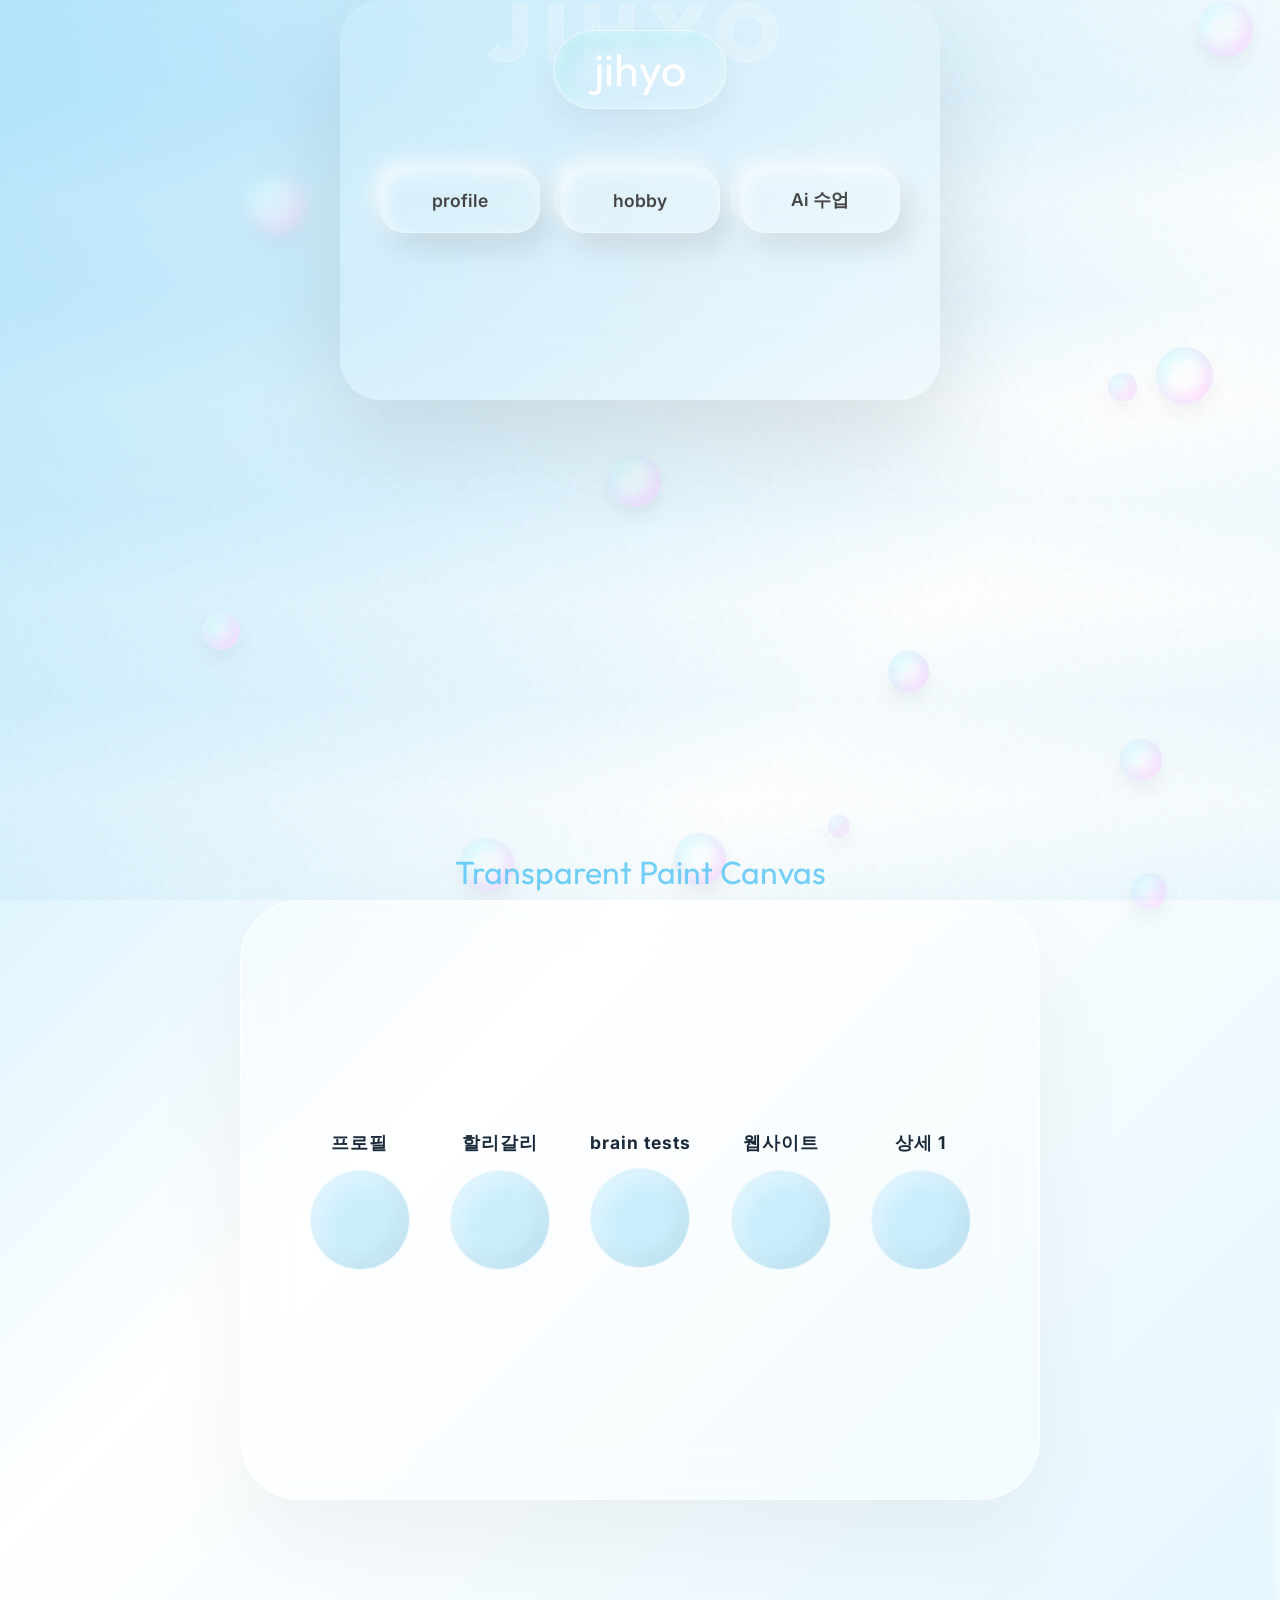
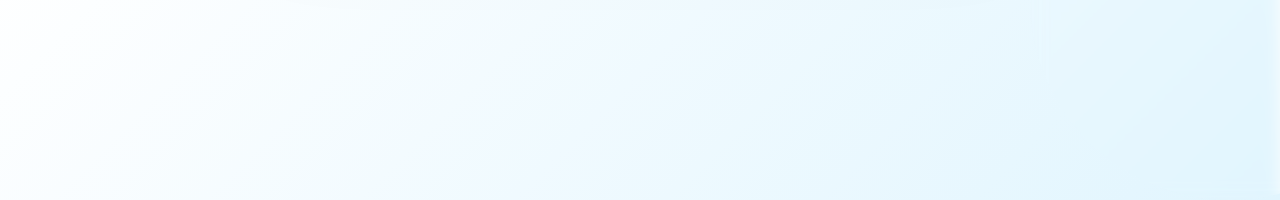
<file: index.html>
<!DOCTYPE html>
<html lang="ko">

<head>
    <meta charset="UTF-8">
    <meta name="viewport" content="width=device-width, initial-scale=1.0">
    <title>YOON JIHYO - Celestial Ocean</title>
    <style>
        /* CSS INTEGRATION FROM style.css */
        @import url('https://fonts.googleapis.com/css2?family=Outfit:wght@800&family=Inter:wght@300;400;600&display=swap');

        :root {
            --aqua-light: #E0FBFC;
            --pink-pale: #FEEAFA;
            --glass-refract: rgba(64, 224, 208, 0.2);
            --header-h: 80px;
        }

        * {
            margin: 0;
            padding: 0;
            box-sizing: border-box;
        }

        html {
            scroll-snap-type: y mandatory;
            scroll-behavior: smooth;
        }

        body {
            font-family: 'Inter', sans-serif;
            min-height: 100vh;
            background: linear-gradient(135deg, #b3e5fc 0%, #ffffff 50%, #e1f5fe 100%);
            overflow-x: hidden;
            overflow-y: auto;
        }

        /* Views Switching */
        .page-view {
            display: none;
            opacity: 0;
            transition: opacity 0.8s ease;
            width: 100vw;
            min-height: 100vh;
            flex-direction: column;
            align-items: center;
            justify-content: center;
            position: relative;
        }

        .page-view.active {
            display: flex;
            opacity: 1;
        }

        /* --- Components --- */
        .pearl-shimmer {
            background-image: url('data:image/svg+xml,%3Csvg viewBox="0 0 200 200" xmlns="http://www.w3.org/2000/svg"%3E%3Cfilter id="noiseFilter"%3E%3CfeTurbulence type="fractalNoise" baseFrequency="0.65" numOctaves="3" stitchTiles="stitch"/%3E%3C/filter%3E%3Crect width="100%25" height="100%25" filter="url(%23noiseFilter)"/%3E%3C/svg%3E');
            opacity: 0.05;
            position: fixed;
            inset: 0;
            pointer-events: none;
            z-index: 0;
        }

        #bead-container {
            position: fixed;
            inset: 0;
            z-index: -1;
            pointer-events: none;
        }

        .iridescent-bead {
            position: absolute;
            border-radius: 50%;
            background: rgba(255, 255, 255, 0.4);
            box-shadow: inset 0 0 20px rgba(255, 255, 255, 0.8), inset -5px -5px 15px rgba(255, 0, 255, 0.2), inset 5px 5px 15px rgba(0, 255, 255, 0.2), 0 10px 20px rgba(0, 0, 0, 0.05);
            backdrop-filter: blur(5px);
        }

        /* Header */
        header {
            position: fixed;
            top: 30px;
            left: 50%;
            transform: translateX(-50%);
            width: auto;
            display: flex;
            align-items: center;
            gap: 30px;
            z-index: 1000;
        }

        .jihyo-title {
            font-family: 'Outfit', sans-serif;
            font-size: 2.8rem;
            padding: 10px 40px;
            border-radius: 50px;
            color: white;
            animation: headerBob 4s ease-in-out infinite;
            background: rgba(255, 255, 255, 0.05);
            backdrop-filter: blur(30px);
            border: 1.5px solid rgba(255, 255, 255, 0.5);
            box-shadow: inset 0 0 15px rgba(255, 255, 255, 0.5), inset 10px 10px 25px var(--glass-refract), 0 15px 35px rgba(0, 0, 0, 0.05);
        }

        @keyframes headerBob {

            0%,
            100% {
                transform: translateY(0);
            }

            50% {
                transform: translateY(-12px);
            }
        }

        .back-btn-wrapper {
            position: fixed;
            top: 40px;
            left: 40px;
            z-index: 1000;
            display: none;
        }

        .back-btn {
            padding: 10px 25px;
            font-size: 0.9rem;
            font-weight: 600;
            color: #444;
            border-radius: 20px;
            background: rgba(255, 255, 255, 0.2);
            backdrop-filter: blur(15px);
            border: 1px solid rgba(255, 255, 255, 0.6);
            cursor: pointer;
            text-decoration: none;
            display: inline-block;
        }

        /* Home Hero & Canvas */
        .hero-container {
            height: 100vh;
            scroll-snap-align: start;
        }

        .paint-canvas-section {
            height: 100vh;
            scroll-snap-align: start;
        }

        .image-board-wrapper {
            position: relative;
            opacity: 0;
            transform: scale(0.95);
            transition: 1.5s cubic-bezier(0.16, 1, 0.3, 1);
        }

        .image-board-wrapper.visible {
            opacity: 1;
            transform: scale(1);
        }

        .image-board {
            width: 600px;
            max-width: 90vw;
            border-radius: 40px;
            overflow: hidden;
            box-shadow: 0 40px 100px rgba(0, 0, 0, 0.1);
            background: rgba(255, 255, 255, 0.1);
            padding: 1px;
            min-height: 400px;
            display: flex;
            align-items: center;
            justify-content: center;
            backdrop-filter: blur(50px);
        }

        .hero-name-container {
            position: absolute;
            top: -120px;
            left: 50%;
            transform: translateX(-50%);
            width: 100%;
            text-align: center;
            z-index: 1;
        }

        .hero-main-title {
            font-family: 'Outfit';
            font-size: 5rem;
            font-weight: 800;
            color: rgba(255, 255, 255, 0.2);
            letter-spacing: 0.15em;
            text-transform: uppercase;
            -webkit-text-stroke: 1px rgba(255, 255, 255, 0.3);
            pointer-events: none;
        }

        .overlay-buttons {
            position: absolute;
            top: 50%;
            left: 50%;
            transform: translate(-50%, -50%);
            display: flex;
            gap: 20px;
            width: 90%;
            justify-content: center;
            z-index: 10;
        }

        .convex-glass-btn {
            flex: 1;
            max-width: 160px;
            padding: 20px 0;
            font-family: 'Inter';
            font-size: 1.1rem;
            font-weight: 600;
            color: #444;
            border-radius: 25px;
            border: 1px solid rgba(255, 255, 255, 0.4);
            cursor: pointer;
            transition: 0.4s;
            background: rgba(255, 255, 255, 0.15);
            backdrop-filter: blur(15px);
            box-shadow: 10px 15px 30px rgba(0, 0, 0, 0.1), -5px -5px 20px rgba(255, 255, 255, 0.8), inset 5px 5px 15px rgba(255, 255, 255, 0.6);
        }

        .convex-glass-btn:hover {
            transform: scale(1.05);
            background: rgba(255, 255, 255, 0.3);
        }

        /* Paint Canvas */
        .translucent-canvas {
            width: 800px;
            height: 600px;
            max-width: 90vw;
            background: rgba(255, 255, 255, 0.3);
            backdrop-filter: blur(20px);
            border-radius: 60px;
            border: 2px solid rgba(255, 255, 255, 0.5);
            box-shadow: 0 40px 100px rgba(0, 0, 0, 0.05);
            display: flex;
            flex-wrap: wrap;
            align-items: center;
            justify-content: center;
            gap: 40px;
            padding: 60px;
            position: relative;
        }

        .paint-title {
            position: absolute;
            top: -50px;
            left: 50%;
            transform: translateX(-50%);
            font-family: 'Outfit';
            font-size: 2rem;
            color: #4fc3f7;
            opacity: 0.8;
        }

        .blob-wrapper {
            display: flex;
            flex-direction: column;
            align-items: center;
            gap: 15px;
        }

        .blob-label {
            font-family: 'Inter', sans-serif;
            font-size: 1.1rem;
            font-weight: 700;
            color: #1a2a3a;
            text-shadow: 0 2px 4px rgba(255, 255, 255, 0.8);
            letter-spacing: 1px;
        }

        .paint-blob {
            width: 100px;
            height: 100px;
            border-radius: 50%;
            cursor: pointer;
            transition: 0.5s cubic-bezier(0.175, 0.885, 0.32, 1.275);
            border: 1px solid rgba(255, 255, 255, 0.6);
            background: rgba(129, 212, 250, 0.4);
            backdrop-filter: blur(5px);
            box-shadow: inset -10px -10px 20px rgba(0, 0, 0, 0.05), inset 10px 10px 20px rgba(255, 255, 255, 0.4);
            position: relative;
        }

        .paint-blob:hover {
            transform: scale(1.2) translateY(-10px);
            background: rgba(129, 212, 250, 0.6);
        }

        /* Glowing AI Classes */
        .glowing-class-grid {
            display: flex;
            flex-direction: column;
            gap: 20px;
            text-align: left;
        }

        .glowing-box {
            padding: 30px;
            background: rgba(255, 255, 255, 0.1);
            border-radius: 20px;
            border: 1px solid rgba(79, 195, 247, 0.5);
            box-shadow: 0 0 20px rgba(79, 195, 247, 0.3), inset 0 0 10px rgba(255, 255, 255, 0.2);
            transition: 0.4s;
            backdrop-filter: blur(10px);
        }

        .glowing-box:hover {
            transform: scale(1.02);
            box-shadow: 0 0 40px rgba(79, 195, 247, 0.6), inset 0 0 20px rgba(255, 255, 255, 0.5);
            background: rgba(255, 255, 255, 0.2);
        }

        .glowing-title {
            font-size: 1.8rem;
            color: #fff;
            text-shadow: 0 0 15px rgba(79, 195, 247, 1);
            margin-bottom: 15px;
        }

        .glowing-box p {
            font-size: 1.1rem;
            color: #1a2a3a;
            font-weight: 600;
            line-height: 1.6;
            text-shadow: 0 1px 3px rgba(255, 255, 255, 0.8);
        }

        /* PAGE SPECIFIC STYLES */
        /* Info */
        .hexagon-card {
            width: 500px;
            height: 550px;
            clip-path: polygon(25% 0%, 75% 0%, 100% 50%, 75% 100%, 25% 100%, 0% 50%);
            background: rgba(255, 255, 255, 0.15);
            backdrop-filter: blur(50px);
            border: 1px solid rgba(255, 255, 255, 0.4);
            display: flex;
            flex-direction: column;
            align-items: center;
            justify-content: center;
            padding: 60px;
            position: relative;
        }

        .glass-text-3d {
            font-family: 'Outfit';
            font-size: 3.5rem;
            font-weight: 800;
            color: rgba(255, 255, 255, 0.95);
            text-shadow: 0 1px 0 #ccc, 0 5px 10px rgba(0, 0, 0, .25), 0 20px 20px rgba(0, 0, 0, .15);
        }

        .butterfly {
            position: absolute;
            font-size: 1.5rem;
            color: #4fc3f7;
            animation: flutter 6s ease-in-out infinite;
            pointer-events: none;
        }

        @keyframes flutter {

            0%,
            100% {
                transform: translate(0, 0);
            }

            50% {
                transform: translate(20px, -20px) rotate(15deg);
            }
        }

        /* Hobbies */
        .canvas-card {
            width: 700px;
            max-width: 90vw;
            padding: 80px;
            background: rgba(255, 255, 255, 0.1);
            backdrop-filter: blur(40px);
            border-radius: 40px;
            position: relative;
            animation: buoyFloat 8s ease-in-out infinite;
        }

        @keyframes buoyFloat {

            0%,
            100% {
                transform: translateY(0) rotate(1deg);
            }

            50% {
                transform: translateY(-20px) rotate(-1.5deg);
            }
        }

        .ice-texture {
            position: absolute;
            top: 0;
            left: 0;
            width: 40%;
            height: 100%;
            background: linear-gradient(135deg, rgba(255, 255, 255, 0.2) 0%, transparent 100%);
            border-radius: 40px 0 0 40px;
            opacity: 0.5;
        }

        .ink-dispersion {
            position: absolute;
            bottom: 0;
            right: 0;
            width: 50%;
            height: 50%;
            background: radial-gradient(circle, rgba(79, 195, 247, 0.2), transparent 70%);
            filter: blur(30px);
            pointer-events: none;
        }

        /* Classes */
        .orb-network {
            display: flex;
            gap: 40px;
            position: relative;
            z-index: 10;
        }

        .linked-orb {
            width: 140px;
            height: 140px;
            border-radius: 50%;
            background: rgba(255, 255, 255, 0.1);
            backdrop-filter: blur(20px);
            border: 1px solid rgba(255, 255, 255, 0.5);
            display: flex;
            align-items: center;
            justify-content: center;
            cursor: pointer;
            transition: 0.5s;
            position: relative;
        }

        .linked-orb:hover {
            transform: scale(1.1);
            box-shadow: 0 0 50px rgba(79, 195, 247, 0.6);
        }

        .orb-info {
            position: absolute;
            top: 100%;
            left: 50%;
            transform: translateX(-50%);
            width: 200px;
            padding: 15px;
            background: rgba(255, 255, 255, 0.1);
            backdrop-filter: blur(10px);
            border-radius: 15px;
            opacity: 0;
            transition: 0.5s;
            pointer-events: none;
            text-align: center;
            color: #1a2a3a;
            margin-top: 20px;
        }

        .linked-orb:hover .orb-info {
            opacity: 1;
            transform: translateX(-50%) translateY(10px);
        }

        .orb-line {
            position: absolute;
            top: 50%;
            height: 1px;
            background: rgba(255, 255, 255, 0.2);
            z-index: -1;
        }

        /* Hub */
        .hub-container {
            width: 800px;
            max-width: 95vw;
            padding: 60px;
            background: rgba(255, 255, 255, 0.2);
            backdrop-filter: blur(40px);
            border-radius: 50px;
            border: 1px solid rgba(255, 255, 255, 0.5);
            margin: 50px 0;
        }

        .section-title {
            font-family: 'Outfit';
            font-size: 2.2rem;
            color: #1a2a3a;
            margin-bottom: 30px;
            border-bottom: 2px solid rgba(79, 195, 247, 0.3);
            display: inline-block;
        }

        .class-grid {
            display: grid;
            grid-template-columns: repeat(auto-fit, minmax(250px, 1fr));
            gap: 20px;
        }

        .class-box {
            padding: 20px;
            background: rgba(135, 206, 235, 0.1);
            border-radius: 20px;
            border: 1px solid rgba(79, 195, 247, 0.2);
        }

        /* Lists */
        .info-list-modern {
            list-style: none;
            width: 100%;
            margin-top: 30px;
        }

        .info-item {
            margin-bottom: 15px;
            padding: 15px;
            background: rgba(255, 255, 255, 0.1);
            border-radius: 15px;
            display: flex;
            justify-content: space-between;
            align-items: center;
        }

        /* Decorations */
        .lens-ring {
            position: absolute;
            border-radius: 50%;
            border: 30px solid rgba(255, 255, 255, 0.03);
            backdrop-filter: blur(8px);
            animation: slowOrbit 20s linear infinite;
            pointer-events: none;
        }

        @keyframes slowOrbit {
            from {
                transform: rotate(0deg);
            }

            to {
                transform: rotate(360deg);
            }
        }

        .ring-1 {
            width: 600px;
            height: 600px;
            top: -100px;
            left: -200px;
        }

        .ring-2 {
            width: 400px;
            height: 400px;
            bottom: 0;
            right: -150px;
        }

        .scanning-gradient {
            position: fixed;
            inset: 0;
            background: linear-gradient(0deg, transparent, rgba(79, 195, 247, 0.05), transparent);
            background-size: 100% 200px;
            animation: scanning 8s linear infinite;
            pointer-events: none;
            z-index: 0;
        }

        @keyframes scanning {
            from {
                background-position: 0 100vh;
            }

            to {
                background-position: 0 -200px;
            }
        }
    </style>
</head>

<body>
    <div class="pearl-shimmer"></div>
    <div id="bead-container"></div>
    <div class="scanning-gradient"></div>

    <header id="main-header">
        <div class="jihyo-title">jihyo</div>
    </header>

    <div id="back-btn-ui" class="back-btn-wrapper">
        <button class="back-btn" onclick="switchView('home-view')">Back</button>
    </div>

    <!-- 1. HOME VIEW (Main Hero + Paint Canvas) -->
    <div id="home-view" class="page-view active" style="justify-content: flex-start;">
        <main class="hero-container">
            <div class="lens-ring ring-1"></div>
            <div class="lens-ring ring-2"></div>

            <div id="image-board" class="image-board-wrapper">
                <div class="hero-name-container">
                    <h1 class="hero-main-title">YOON JIHYO</h1>
                </div>
                <div class="image-board">
                    <div
                        style="font-family: 'Outfit'; font-size: 3rem; color: white; opacity: 0.2; letter-spacing: 10px;">
                        PROLOGUE</div>
                </div>
                <div class="overlay-buttons">
                    <button class="convex-glass-btn" onclick="switchView('info-view')">profile</button>
                    <button class="convex-glass-btn" onclick="switchView('hobbies-view')">hobby</button>
                    <button class="convex-glass-btn" onclick="switchView('ai-class-view')">Ai 수업</button>
                </div>
            </div>
        </main>

        <section id="paint-screen" class="paint-canvas-section">
            <div class="translucent-canvas">
                <div class="paint-title">Transparent Paint Canvas</div>

                <div class="blob-wrapper">
                    <div class="blob-label">프로필</div>
                    <button class="paint-blob" onclick="switchView('hub-view')"></button>
                </div>

                <div class="blob-wrapper">
                    <div class="blob-label">할리갈리</div>
                    <button class="paint-blob" onclick="window.location.href='HaliGalli.html'"></button>
                </div>

                <div class="blob-wrapper">
                    <div class="blob-label">brain tests</div>
                    <button class="paint-blob" onclick="window.location.href='game.html'"></button>
                </div>

                <div class="blob-wrapper">
                    <div class="blob-label">웹사이트</div>
                    <button class="paint-blob" onclick="switchView('website-view')"></button>
                </div>


                <div class="blob-wrapper">
                    <div class="blob-label">상세 1</div>
                    <button class="paint-blob" onclick="switchView('profile-detail-1-view')"></button>
                </div>
            </div>
        </section>
    </div>

    <!-- 2. INFO VIEW -->
    <div id="info-view" class="page-view">
        <div class="butterfly" style="top:20%; left:25%;">🦋</div>
        <div class="butterfly" style="bottom:20%; right:25%;">🦋</div>
        <main class="hexagon-card">
            <h1 class="glass-text-3d">YOON JIHYO</h1>
            <p style="opacity: 0.6; margin-bottom: 30px;">(YJH)</p>
            <div class="info-list-modern">
                <div class="info-item"><span>생년월일</span><span>2014.12.24 (말띠)</span></div>
                <div class="info-item"><span>MBTI</span><span>INFJ (예술가)</span></div>
            </div>
            <div style="margin-top:20px; font-size:2rem; opacity:0.4;">❄️</div>
        </main>
    </div>

    <!-- 3. HOBBIES VIEW -->
    <div id="hobbies-view" class="page-view">
        <main class="canvas-card">
            <div class="ice-texture"></div>
            <div class="ink-dispersion"></div>
            <h1 style="font-family:'Outfit'; font-size:3rem; margin-bottom:50px; color:#1a2a3a;">나의 취미</h1>
            <div style="display: flex; gap: 40px; position: relative; z-index: 5;">
                <div style="flex:1;">
                    <h3>유리</h3>
                    <p>영롱한 얼음 빛</p>
                </div>
                <div style="flex:1;">
                    <h3>물감</h3>
                    <p>아쿠아 잉크 번짐</p>
                </div>
                <div style="flex:1;">
                    <h3>그림</h3>
                    <p>정교한 스케치</p>
                </div>
            </div>
        </main>
    </div>

    <!-- 4. CLASSES VIEW -->
    <div id="classes-view" class="page-view">
        <h1 style="font-family:'Outfit'; font-size:2.5rem; margin-bottom:80px; color:#1a2a3a;">나의 AI 수업</h1>
        <div class="orb-network" id="orb-net">
            <div class="linked-orb">Gemini<div class="orb-info">아이디어 시각화 캔버스</div>
            </div>
            <div class="linked-orb">NotebookLM<div class="orb-info">스마트 정보 정리 AI</div>
            </div>
            <div class="linked-orb">Antigravity<div class="orb-info">마법의 웹 코딩 환경</div>
            </div>
        </div>
    </div>

    <!-- 5. HUB VIEW -->
    <div id="hub-view" class="page-view" style="overflow-y: auto;">
        <main class="hub-container">
            <h2 class="section-title">Profile</h2>
            <div style="background:rgba(255,255,255,0.2); padding:30px; border-radius:30px; margin-bottom:40px;">
                <h1 class="glass-text-3d" style="font-size:2.5rem;">YOON JIHYO</h1>
                <p>2014.12.24 | INFJ</p>
            </div>
            <h2 class="section-title">AI Classes</h2>
            <div class="class-grid">
                <div class="class-box">
                    <h3>Gemini</h3>
                    <p>AI 예술 시각화 교육</p>
                </div>
                <div class="class-box">
                    <h3>NotebookLM</h3>
                    <p>지식 분석 및 정리</p>
                </div>
                <div class="class-box">
                    <h3>Developing</h3>
                    <p>Antigravity 코딩 학습</p>
                </div>
            </div>
        </main>
    </div>

    <!-- 6. WEBSITE VIEW -->
    <div id="website-view" class="page-view">
        <main class="hub-container" style="text-align: center;">
            <h1 class="glass-text-3d" style="font-size: 3rem; margin-bottom: 30px;">지금 이 웹사이트</h1>
            <button class="convex-glass-btn" style="padding: 15px 30px; font-size: 1.2rem; max-width: 300px;"
                onclick="switchView('home-view')">첫번째 페이지로 돌아가기</button>
        </main>
    </div>

    <!-- 7. AI CLASS VIEW -->
    <div id="ai-class-view" class="page-view" style="overflow-y: auto;">
        <main class="hub-container"
            style="background: rgba(255, 255, 255, 0.1); box-shadow: 0 0 50px rgba(79, 195, 247, 0.8), inset 0 0 30px rgba(255, 255, 255, 0.5); border: 2px solid rgba(79, 195, 247, 0.6);">
            <h1 class="glass-text-3d"
                style="font-size: 3rem; margin-bottom: 40px; text-align: center; text-shadow: 0 0 20px rgba(79, 195, 247, 0.8);">
                나의 AI 수업</h1>
            <div class="glowing-class-grid">
                <div class="glowing-box">
                    <h3 class="glowing-title">✨ GEMINI 이용</h3>
                    <p>프롬프트를 통해 아이디어를 구체화하고, 프로젝트의 전반적인 구조와 디자인 컨셉을 기획합니다. 창의적인 아이디어를 시각화하는데 적극 활용하고 있습니다.</p>
                </div>
                <div class="glowing-box">
                    <h3 class="glowing-title">✨ Notebook LM 이용</h3>
                    <p>방대한 양의 문서를 분석하고 필요한 지식을 체계적으로 정리하여 학습 효율을 극대화합니다. 복잡한 개념을 빠르고 명확하게 이해하도록 돕습니다.</p>
                </div>
                <div class="glowing-box">
                    <h3 class="glowing-title">✨ ANTIGRAVITY 이용</h3>
                    <p>AI 에이전트와 함께 실제 코드를 작성하고 수정하며 웹 개발의 전 과정을 실습합니다. 마법 같은 에이전트 코딩 환경에서 상상한 아이디어를 현실의 웹사이트로 만듭니다.</p>
                </div>
            </div>
        </main>
    </div>

    <!-- 8. PROFILE DETAIL 1 -->
    <div id="profile-detail-1-view" class="page-view">
        <main class="hub-container">
            <h2 class="section-title">웹사이트 소개</h2>
            <div
                style="background:rgba(255,255,255,0.2); padding:40px; border-radius:30px; margin-bottom:40px; box-shadow: 0 10px 30px rgba(0,0,0,0.05);">
                <h1 class="glass-text-3d" style="font-size:2.5rem; color: #1a2a3a;">안녕하세요, 윤지효입니다.</h1>
                <p style="margin-top: 30px; font-size: 1.2rem; line-height: 1.8; color: #333;">
                    이 웹사이트는 저의 다양한 관심사와 취미, 그리고 인공지능 수업을 통해 배운 내용을 시각적으로 표현한 공간입니다.<br><br>
                    투명하고 반짝이는 디자인 요소들을 통해 저만의 개성을 담았으며, 각 버튼을 클릭하면 저의 여러 작업물과 이야기들을 만나보실 수 있습니다.<br><br>
                    천천히 둘러보시면서 저의 세계를 즐겁게 경험해 보세요!
                </p>
            </div>
        </main>
    </div>

    <script>
        /* INTEGRATED JS */
        document.addEventListener('DOMContentLoaded', () => {
            initIridescentBeads();
            initCanvasTriggers();
            initOrbLines();

            setTimeout(() => {
                document.getElementById('image-board').classList.add('visible');
            }, 1000);
        });

        function switchView(viewId) {
            const views = document.querySelectorAll('.page-view');
            const header = document.getElementById('main-header');
            const backBtn = document.getElementById('back-btn-ui');

            views.forEach(v => {
                v.classList.remove('active');
                v.style.display = 'none';
            });

            const target = document.getElementById(viewId);
            target.style.display = 'flex';
            setTimeout(() => { target.classList.add('active'); }, 10);

            // UI Toggle
            if (viewId === 'home-view') {
                header.style.display = 'flex';
                backBtn.style.display = 'none';
                document.documentElement.style.overflowY = ''; // Re-enable snap scroll
            } else {
                header.style.display = 'none';
                backBtn.style.display = 'block';
                document.documentElement.style.overflowY = 'hidden'; // Disable snap scroll in sub-views
            }
            window.scrollTo(0, 0);
        }

        function initCanvasTriggers() {
            window.addEventListener('keydown', (e) => {
                if (e.code === 'Space') {
                    const home = document.getElementById('home-view');
                    if (home.classList.contains('active')) {
                        e.preventDefault();
                        document.getElementById('paint-screen').scrollIntoView({ behavior: 'smooth' });
                    }
                }
            });
        }

        function initIridescentBeads() {
            const container = document.getElementById('bead-container');
            const count = 15;
            const beads = [];
            for (let i = 0; i < count; i++) {
                const b = document.createElement('div');
                b.className = 'iridescent-bead';
                const s = Math.random() * 40 + 20;
                const x = Math.random() * 100;
                const y = Math.random() * 100;
                b.style.width = s + 'px'; b.style.height = s + 'px';
                b.style.left = x + '%'; b.style.top = y + '%';
                container.appendChild(b);
                beads.push({ el: b, factor: Math.random() * 20 + 10 });
            }
            document.addEventListener('mousemove', (e) => {
                const mx = e.clientX / window.innerWidth - 0.5;
                const my = e.clientY / window.innerHeight - 0.5;
                beads.forEach(b => {
                    b.el.style.transform = `translate(${mx * b.factor}px, ${my * b.factor}px)`;
                });
            });
        }

        function initOrbLines() {
            const net = document.getElementById('orb-net');
            const orbs = net.querySelectorAll('.linked-orb');
            for (let i = 0; i < orbs.length - 1; i++) {
                const line = document.createElement('div');
                line.className = 'orb-line';
                line.style.width = '40px';
                line.style.left = `calc(${i * 180 + 140}px)`;
                net.appendChild(line);
            }
        }
    </script>
</body>

</html>
</file>
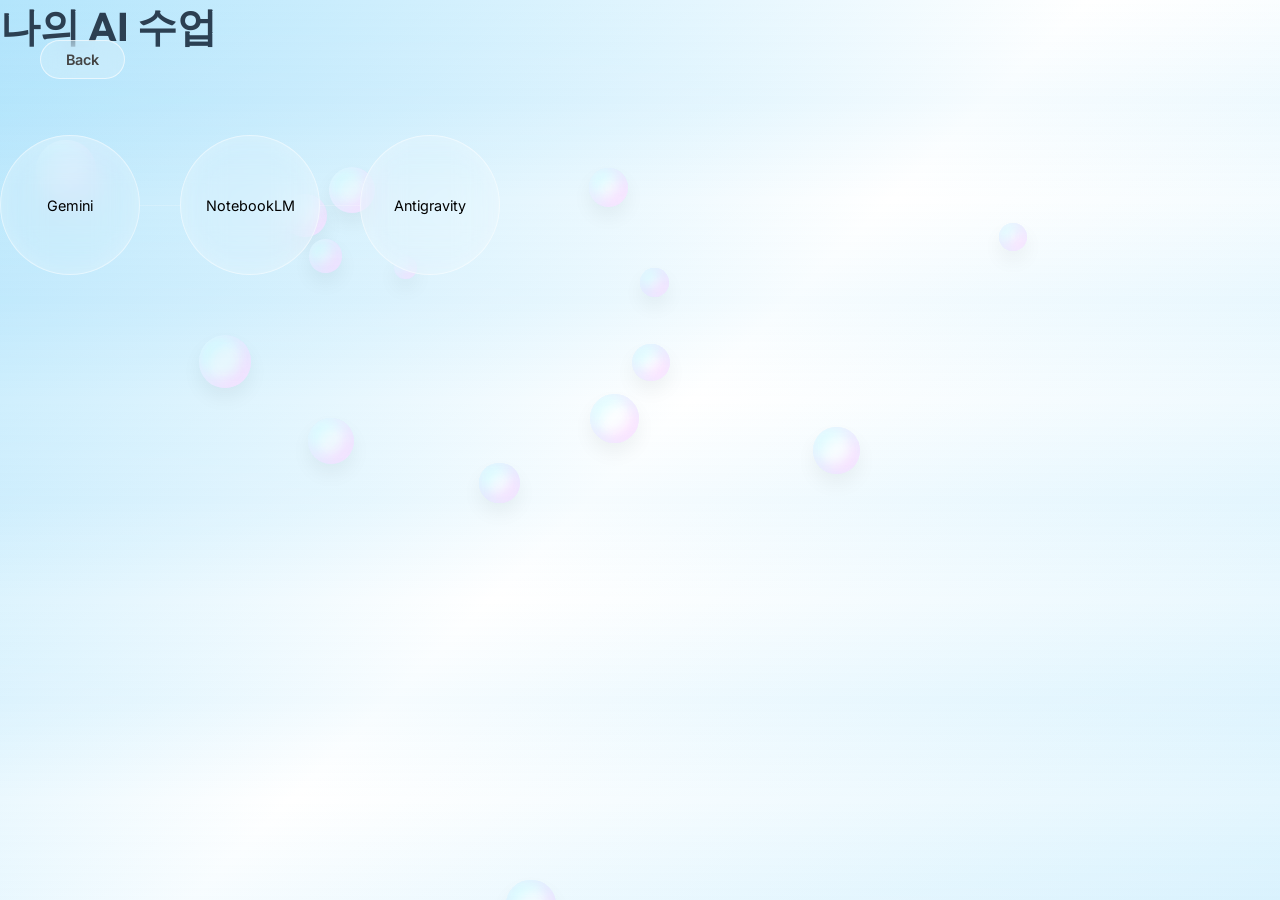
<file: classes.html>
<!DOCTYPE html>
<html lang="ko">
<head>
    <meta charset="UTF-8">
    <meta name="viewport" content="width=device-width, initial-scale=1.0">
    <title>Jihyo Classes - Hologram Network</title>
    <link rel="stylesheet" href="style.css">
    <style>
        .orb-info {
            position: absolute;
            top: 100%;
            left: 50%;
            transform: translateX(-50%);
            width: 200px;
            padding: 15px;
            background: rgba(255, 255, 255, 0.1);
            backdrop-filter: blur(10px);
            border-radius: 15px;
            border: 1px solid rgba(255, 255, 255, 0.2);
            opacity: 0;
            transition: 0.5s;
            pointer-events: none;
            text-align: center;
            font-size: 0.85rem;
            color: #1a2a3a;
            margin-top: 20px;
        }

        .linked-orb:hover .orb-info {
            opacity: 1;
            transform: translateX(-50%) translateY(10px);
        }
    </style>
</head>
<body class="pearl-ocean-view">
    <div class="scanning-gradient"></div>
    <div id="bead-container"></div>
    <div class="back-btn-wrapper"><a href="index.html" class="back-btn">Back</a></div>

    <h1 class="profile-name" style="margin-bottom: 80px; font-size: 2.5rem;">나의 AI 수업</h1>

    <div class="orb-network">
        <!-- Orb connections will be rendered in script for precision -->
        <div class="linked-orb">
            <span style="font-size: 0.9rem;">Gemini</span>
            <div class="orb-beam"></div>
            <div class="orb-info">창의적인 아이디어를 시각화하는 지능형 캔버스</div>
        </div>
        <div class="linked-orb">
            <span style="font-size: 0.9rem;">NotebookLM</span>
            <div class="orb-beam"></div>
            <div class="orb-info">스마트하게 정보를 정리하고 학습하는 AI 도구</div>
        </div>
        <div class="linked-orb">
            <span style="font-size: 0.9rem;">Antigravity</span>
            <div class="orb-beam"></div>
            <div class="orb-info">지금 이 멋진 웹사이트를 만드는 마법의 환경</div>
        </div>
    </div>

    <script src="script.js"></script>
    <script>
        // Simple orb connection visualization
        const network = document.querySelector('.orb-network');
        const orbs = document.querySelectorAll('.linked-orb');
        for(let i=0; i<orbs.length-1; i++) {
            const line = document.createElement('div');
            line.className = 'orb-line';
            line.style.width = '40px';
            line.style.left = `calc(${i*140 + 140 + i*40}px)`;
            network.appendChild(line);
        }
    </script>
</body>
</html>
</file>
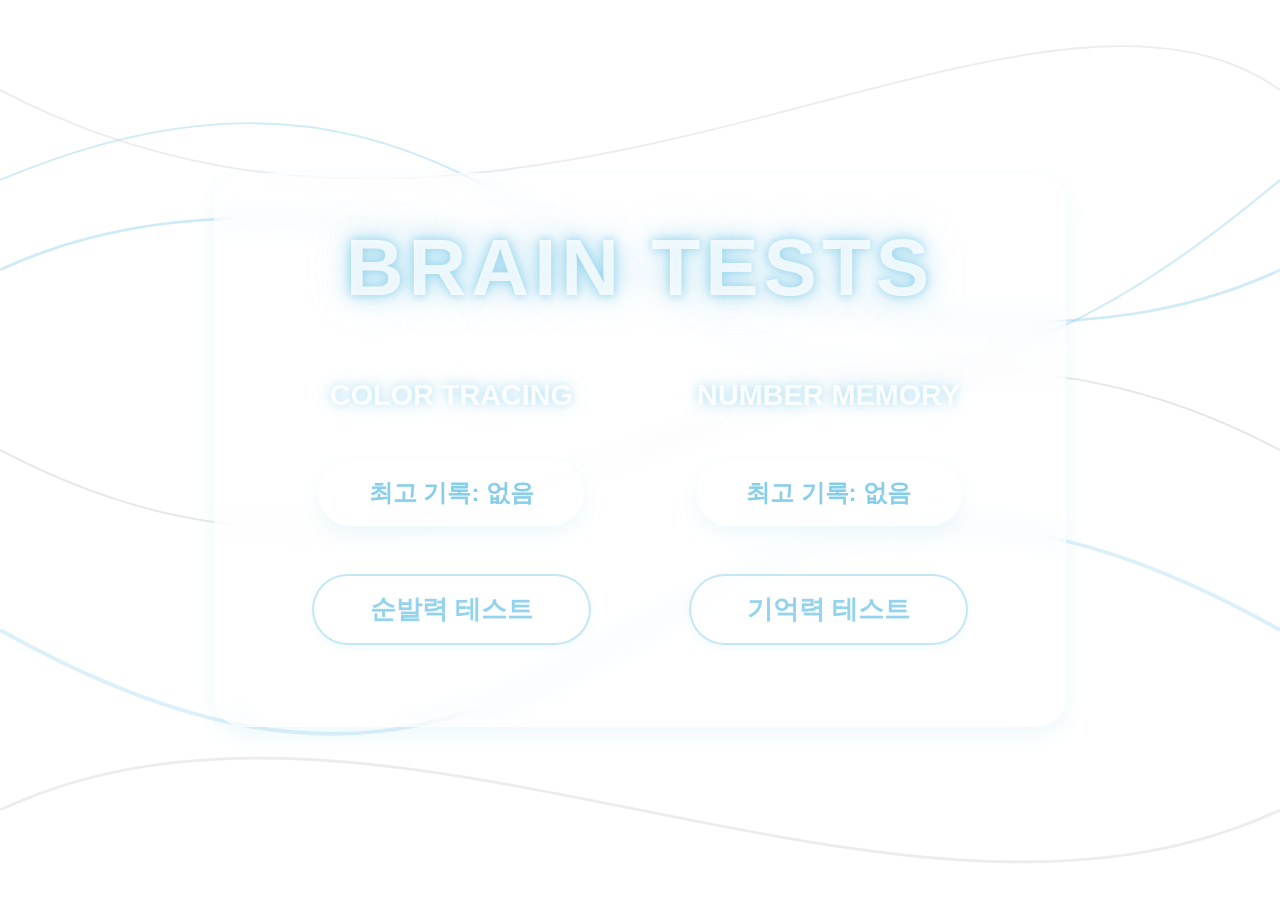
<file: game.html>
<!DOCTYPE html>
<html lang="ko">

<head>
    <meta charset="UTF-8">
    <meta name="viewport" content="width=device-width, initial-scale=1.0">
    <title>Brain Tests</title>
    <!-- 나눔스퀘어라운드 폰트 적용 -->
    <link href="https://hangeul.pstatic.net/hangeul_static/css/nanum-square-round.css" rel="stylesheet">
    <style>
        body {
            background-color: #ffffff;
            margin: 0;
            padding: 0;
            height: 100vh;
            display: flex;
            flex-direction: column;
            justify-content: center;
            align-items: center;
            font-family: 'NanumSquareRound', sans-serif;
            overflow: hidden;
            position: relative;
            transition: background-color 0s;
        }

        .bg-curves {
            position: absolute;
            top: 0;
            left: 0;
            width: 100%;
            height: 100%;
            z-index: -1;
        }

        .glass-panel {
            display: flex;
            flex-direction: column;
            align-items: center;
            z-index: 1;
            background-color: rgba(255, 255, 255, 0.2);
            backdrop-filter: blur(12px);
            padding: 3rem 4rem;
            border-radius: 30px;
            border: 1px solid rgba(255, 255, 255, 0.6);
            box-shadow: 0 8px 20px rgba(135, 206, 235, 0.15);
            transition: opacity 0.5s ease;
            max-width: 800px; /* 메인 화면 분할을 위해 조금 늘림 */
        }

        .hidden {
            display: none !important;
        }

        .title {
            font-size: 5rem;
            font-weight: 800;
            color: rgba(255, 255, 255, 0.8);
            text-shadow: 0 0 10px rgba(135, 206, 235, 0.8), 
                         0 0 20px rgba(135, 206, 235, 0.6), 
                         0 0 40px rgba(135, 206, 235, 0.4);
            margin-top: 0;
            margin-bottom: 3rem;
            text-align: center;
            letter-spacing: 5px;
        }

        .sub-title {
            font-size: 2.5rem;
            font-weight: 800;
            color: rgba(255, 255, 255, 0.9);
            text-shadow: 0 0 10px rgba(135, 206, 235, 0.6), 0 0 20px rgba(135, 206, 235, 0.3);
            margin-top: 0;
            margin-bottom: 2rem;
            text-align: center;
        }

        .best-score-display {
            display: flex;
            align-items: center;
            justify-content: center;
            background-color: rgba(255, 255, 255, 0.3);
            backdrop-filter: blur(12px);
            padding: 1rem 2rem;
            border-radius: 50px;
            min-width: 200px;
            border: 1px solid rgba(255, 255, 255, 0.8);
            box-shadow: 0 8px 20px rgba(135, 206, 235, 0.15);
            font-size: 1.5rem;
            font-weight: 800;
            color: #87CEEB;
            text-shadow: 0 0 5px rgba(255, 255, 255, 0.8);
            margin-bottom: 1rem;
        }

        .game-mode-container {
            display: flex;
            gap: 2rem;
            justify-content: center;
            width: 100%;
        }

        .difficulty-wrapper {
            display: flex;
            flex-direction: column;
            align-items: center;
            gap: 1rem;
            background: rgba(255,255,255,0.1);
            padding: 2rem;
            border-radius: 20px;
            border: 1px solid rgba(255,255,255,0.3);
        }

        .glass-btn {
            background-color: rgba(255, 255, 255, 0.3);
            backdrop-filter: blur(12px);
            color: rgba(135, 206, 235, 0.9);
            border: 2px solid rgba(135, 206, 235, 0.5);
            padding: 1rem 3.5rem;
            font-size: 1.6rem;
            font-weight: 800;
            font-family: 'NanumSquareRound', sans-serif;
            border-radius: 50px;
            cursor: pointer;
            transition: all 0.3s ease;
            box-shadow: 0 4px 10px rgba(135, 206, 235, 0.1);
            margin-top: 1rem;
            white-space: nowrap;
        }

        .glass-btn:hover {
            background-color: rgba(255, 255, 255, 0.6);
            color: #87CEEB;
            transform: translateY(-3px);
            box-shadow: 0 8px 20px rgba(135, 206, 235, 0.3);
            border-color: rgba(135, 206, 235, 0.8);
        }
        
        .glass-btn:active {
            transform: translateY(1px);
        }

        .glass-input {
            background-color: rgba(255, 255, 255, 0.3);
            border: 2px solid rgba(135, 206, 235, 0.5);
            border-radius: 50px;
            padding: 1rem 2rem;
            font-size: 1.5rem;
            color: #4682B4;
            font-family: 'NanumSquareRound', sans-serif;
            font-weight: 800;
            outline: none;
            text-align: center;
            box-shadow: 0 4px 10px rgba(135, 206, 235, 0.1);
            transition: all 0.3s ease;
            width: 80%;
            max-width: 400px;
            margin-bottom: 2rem;
            letter-spacing: 2px;
        }

        .glass-input::placeholder {
            color: rgba(135, 206, 235, 0.6);
        }

        .glass-input:focus {
            background-color: rgba(255, 255, 255, 0.6);
            box-shadow: 0 8px 20px rgba(135, 206, 235, 0.3);
            border-color: rgba(135, 206, 235, 1);
        }

        .instruction-box {
            text-align: left;
            margin-bottom: 2rem;
            color: #4682B4;
        }

        .instruction-box p {
            font-size: 1.2rem;
            font-weight: 700;
            line-height: 1.6;
            margin-bottom: 1rem;
            word-break: keep-all;
        }

        .highlight {
            color: #87CEEB;
            font-weight: 800;
            background-color: rgba(255, 255, 255, 0.6);
            padding: 0 0.5rem;
            border-radius: 5px;
        }

        /* 공통 게임 영역 및 텍스트 */
        .game-canvas {
            position: absolute;
            top: 0; left: 0;
            width: 100vw;
            height: 100vh;
            display: flex;
            flex-direction: column;
            justify-content: center;
            align-items: center;
            z-index: 10;
        }

        .color-test-area {
            cursor: pointer;
            background: transparent;
        }
        
        .number-test-area {
            background: rgba(255,255,255,0.85); /* 숫자 게임은 흰 배경 블러 처리 위에서 */
            backdrop-filter: blur(10px);
        }

        .game-status-text {
            font-size: 4rem;
            font-weight: 800;
            color: #AED3E3; 
            text-shadow: 0 0 10px rgba(255, 255, 255, 1), 2px 2px 5px rgba(0, 0, 0, 0.1); 
            user-select: none;
            pointer-events: none;
        }
        
        .game-round {
            font-size: 1.5rem;
            font-weight: 700;
            color: rgba(70, 130, 180, 0.8);
            margin-bottom: 2rem;
            pointer-events: none;
        }

        /* 숫자 메모리 전용 요소들 */
        .number-display-text {
            font-size: 5rem;
            letter-spacing: 5px;
            font-weight: 800;
            color: #4682B4;
            text-shadow: 0 0 10px rgba(255,255,255,0.8);
            margin-bottom: 2rem;
        }
        .timer-label {
            font-size: 2rem;
            color: #ff6b6b;
            font-weight: 900;
        }

        /* 랭킹 보드 전용 스타일 */
        .ranking-container {
            width: 100%;
            min-width: 350px;
            max-width: 500px;
            max-height: 250px;
            overflow-y: auto;
            margin-bottom: 2rem;
            background: rgba(255, 255, 255, 0.3);
            border-radius: 15px;
            padding: 1rem;
            border: 1px solid rgba(255, 255, 255, 0.8);
        }

        .ranking-item {
            display: flex;
            justify-content: space-between;
            align-items: center;
            padding: 0.8rem 1rem;
            border-bottom: 1px solid rgba(255, 255, 255, 0.6);
            font-size: 1.2rem;
            font-weight: 700;
            color: #4682B4;
            transition: background 0.2s;
            border-radius: 5px;
        }

        .ranking-item:hover {
            background: rgba(255, 255, 255, 0.5);
        }
        .ranking-item:last-child {
            border-bottom: none;
        }

        .ranking-rank { font-weight: 800; color: #87CEEB; width: 45px; }
        .ranking-name { flex-grow: 1; text-align: left; overflow: hidden; text-overflow: ellipsis; white-space: nowrap; margin-right: 15px;}
        .ranking-time { font-weight: 800; color: #AED3E3; text-shadow: 0 0 5px rgba(255, 255, 255, 1); }
        .my-score { background-color: rgba(135, 206, 235, 0.2); }

        ::-webkit-scrollbar { width: 8px; }
        ::-webkit-scrollbar-track { background: transparent; }
        ::-webkit-scrollbar-thumb { background: rgba(135, 206, 235, 0.6); border-radius: 10px; }
    </style>
</head>

<body>
    <!-- 배경 은색/하늘색 곡선 -->
    <svg class="bg-curves" viewBox="0 0 1000 1000" preserveAspectRatio="none">
        <path d="M0,300 C300,100 700,500 1000,300" fill="none" stroke="rgba(135,206,235,0.4)" stroke-width="3"/>
        <path d="M0,700 C500,1100 500,300 1000,700" fill="none" stroke="rgba(135,206,235,0.3)" stroke-width="4"/>
        <path d="M0,200 C500,-100 500,800 1000,200" fill="none" stroke="rgba(135,206,235,0.4)" stroke-width="2"/>
        <path d="M0,500 C400,800 600,200 1000,500" fill="none" stroke="rgba(192,192,192,0.4)" stroke-width="2"/>
        <path d="M0,900 C300,700 700,1100 1000,900" fill="none" stroke="rgba(192,192,192,0.3)" stroke-width="3"/>
        <path d="M0,100 C400,400 800,-100 1000,100" fill="none" stroke="rgba(192,192,192,0.3)" stroke-width="2"/>
    </svg>

    <!-- 1. 메인 화면 -->
    <div id="view-main" class="glass-panel">
        <h1 class="title" style="margin-bottom: 2rem;">BRAIN TESTS</h1>
        
        <div class="game-mode-container">
            <!-- 기존 순발력 게임 -->
            <div class="difficulty-wrapper">
                <h2 class="sub-title" style="font-size:1.8rem;">COLOR TRACING</h2>
                <div class="best-score-display" id="best-score-color">최고 기록: 없음</div>
                <button class="glass-btn game-start-btn" data-game="color">순발력 테스트</button>
            </div>

            <!-- 신규 숫자 기억력 게임 -->
            <div class="difficulty-wrapper">
                <h2 class="sub-title" style="font-size:1.8rem;">NUMBER MEMORY</h2>
                <div class="best-score-display" id="best-score-number">최고 기록: 없음</div>
                <button class="glass-btn game-start-btn" data-game="number">기억력 테스트</button>
            </div>
        </div>
    </div>

    <!-- 2. 공통 닉네임 입력 화면 -->
    <div id="view-nickname" class="glass-panel hidden">
        <h2 class="sub-title">닉네임 입력</h2>
        <input type="text" id="nickname-input" class="glass-input" placeholder="이름을 알려주세요!" autocomplete="off" maxlength="10">
        <button class="glass-btn" id="nickname-next-btn">확인</button>
    </div>

    <!-- 3. 게임 방법 안내 화면 (선택된 게임에 따라 텍스트 동적교체) -->
    <div id="view-instructions" class="glass-panel hidden">
        <h2 class="sub-title" id="inst-title">게임 방법</h2>
        <div class="instruction-box" id="inst-content">
            <!-- 텍스트 주입 -->
        </div>
        <button class="glass-btn" id="instructions-next-btn">이해했습니다</button>
    </div>

    <!-- 4. 순발력 게임 전용 영역 -->
    <div id="view-game-color" class="game-canvas color-test-area hidden">
        <div class="game-round" id="color-round-text">ROUND 1 / 4</div>
        <div class="game-status-text" id="color-status-text">클릭하여 시작 대기...</div>
    </div>

    <!-- 5. 숫자 기억력 게임 전용 영역 -->
    <div id="view-game-number" class="game-canvas number-test-area hidden">
        <div class="game-round" id="number-round-text">ROUND 1 / 10</div>
        
        <!-- 숫자 보여주기 페이즈 -->
        <div id="number-show-phase" style="display:flex; flex-direction:column; align-items:center;">
            <div class="number-display-text" id="number-display">4 8 2</div>
            <div class="timer-label" id="number-timer">남은 시간: 6초</div>
        </div>
        
        <!-- 정답 입력 페이즈 -->
        <div id="number-input-phase" class="hidden" style="display:flex; flex-direction:column; align-items:center;">
            <h2 class="sub-title" style="color:#4682B4; text-shadow:none;">기억한 숫자를 연속해서 적어주세요.</h2>
            <input type="tel" id="number-guess-input" class="glass-input" placeholder="ex) 482" autocomplete="off">
            <button class="glass-btn" id="number-submit-btn">제출하기</button>
        </div>
    </div>

    <!-- 6. 공통 최종 게임 결과 화면 -->
    <div id="view-final" class="glass-panel hidden">
        <h2 class="sub-title" id="final-title">테스트 결과</h2>
        <h3 id="final-score-text" style="color:#4682B4; font-size:1.8rem; margin-bottom: 2rem; word-break:keep-all; line-height: 1.5;">여기에 결과가 나옵니다.</h3>
        <button class="glass-btn" id="go-ranking-btn">기록 등록 및 랭킹 확인</button>
    </div>

    <!-- 7. 공통 랭킹 보드 화면 -->
    <div id="view-ranking" class="glass-panel hidden">
        <h2 class="sub-title" id="ranking-title">명예의 전당 (Top 20)</h2>
        <div class="ranking-container" id="ranking-list">
            <!-- JS로 랭킹 렌더링 -->
        </div>
        <button class="glass-btn" id="ranking-home-btn">메인 화면으로 가기</button>
    </div>

    <script>
        // --- 전역 시스템 단위 상태 ---
        let playerName = '';
        let activeGameId = ''; // 'color' or 'number'
        
        let rankingsColor = JSON.parse(localStorage.getItem('colorTracingRankings')) || [];
        let rankingsNumber = JSON.parse(localStorage.getItem('numberMemoryRankings')) || [];

        // --- 컬러(순발력) 전용 변수 ---
        let colorRound = 1;
        const colorMaxRounds = 4;
        let reactionTimes = [];
        let waitTimer = null;
        let startTime = 0;
        let colorState = 'idle';

        // --- 숫자(기억력) 전용 변수 ---
        let numberRound = 1;
        let maxNumberRound = 10;
        let currentNumberArr = [];
        let numberCountdownTimer = null;

        // --- DOM 매핑 ---
        const views = {
            main: document.getElementById('view-main'),
            nickname: document.getElementById('view-nickname'),
            instructions: document.getElementById('view-instructions'),
            gameColor: document.getElementById('view-game-color'),
            gameNumber: document.getElementById('view-game-number'),
            final: document.getElementById('view-final'),
            ranking: document.getElementById('view-ranking')
        };
        
        function showView(viewName) {
            Object.values(views).forEach(v => v.classList.add('hidden'));
            views[viewName].classList.remove('hidden');
        }

        // --- 최고 기록 업데이트 (메인뷰) ---
        function updateMainBestScores() {
            const bColor = document.getElementById('best-score-color');
            const bNum = document.getElementById('best-score-number');
            
            if (rankingsColor.length > 0) {
                bColor.innerHTML = `최고 기록: <span style="color:white;">${Math.round(rankingsColor[0].score)} ms</span>`;
            } else { bColor.textContent = "최고 기록: 없음"; }

            if (rankingsNumber.length > 0) {
                bNum.innerHTML = `최고 기록: <span style="color:white;">${rankingsNumber[0].score} 단계</span>`;
            } else { bNum.textContent = "최고 기록: 없음"; }
        }
        updateMainBestScores();

        // --- 공통 시작 버튼 로직 ---
        document.querySelectorAll('.game-start-btn').forEach(btn => {
            btn.addEventListener('click', (e) => {
                activeGameId = e.target.dataset.game;
                showView('nickname');
                document.getElementById('nickname-input').focus();
            });
        });

        document.getElementById('nickname-next-btn').addEventListener('click', () => {
            const input = document.getElementById('nickname-input').value.trim();
            playerName = input.length > 0 ? input : '익명 플레이어';
            prepareInstructions();
        });

        document.getElementById('nickname-input').addEventListener('keypress', (e) => {
            if(e.key === 'Enter') document.getElementById('nickname-next-btn').click();
        });

        function prepareInstructions() {
            const instTitle = document.getElementById('inst-title');
            const instContent = document.getElementById('inst-content');
            
            if (activeGameId === 'color') {
                instTitle.textContent = "순발력 테스트 방법";
                instContent.innerHTML = `
                    <p>1. 화면이 <span class="highlight">하늘색 바탕</span>으로 바뀔 때, <strong>재빨리 화면을 클릭</strong>하세요.</p>
                    <p>2. 테스트는 총 4번 진행되며, 클릭을 빨리 할수록 높은 평가를 받습니다.</p>
                    <p>3. 종합 반응 속도를 바탕으로 순발력이 판정됩니다.</p>
                `;
            } else if (activeGameId === 'number') {
                instTitle.textContent = "기억력 테스트 방법";
                instContent.innerHTML = `
                    <p>1. 화면에 나오는 랜덤 숫자들을 <span class="highlight">6초 동안</span> 전부 암기하세요.</p>
                    <p>2. 6초가 지난 후 빈 칸에 기억하신 숫자를 띄어쓰기 없이 연속으로 적어주세요.</p>
                    <p>3. 10라운드까지 존재하며, 틀린 답안 제출 시 그 즉시 <strong style="color:#ff6b6b">게임 오버</strong> 처리됩니다.</p>
                `;
            }
            showView('instructions');
        }

        document.getElementById('instructions-next-btn').addEventListener('click', () => {
            if (activeGameId === 'color') startColorGame();
            else if (activeGameId === 'number') startNumberGame();
        });

        // ============================================
        // 게임 1: 컬러 트레이싱 (순발력 테스트)
        // ============================================
        const colorStatusText = document.getElementById('color-status-text');
        const colorRoundText = document.getElementById('color-round-text');

        function startColorGame() {
            reactionTimes = [];
            colorRound = 1;
            showView('gameColor');
            nextColorRound();
        }

        function nextColorRound() {
            colorState = 'waiting';
            document.body.style.backgroundColor = '#ffffff';
            colorRoundText.textContent = `ROUND ${colorRound} / ${colorMaxRounds}`;
            colorStatusText.style.color = '';
            colorStatusText.textContent = "침착하게 기다리세요...";
            
            let waitTime = Math.random() * 4000 + 2500;
            waitTimer = setTimeout(() => {
                colorState = 'ready';
                document.body.style.backgroundColor = '#CEEBFC';
                colorStatusText.style.color = '#ffffff'; 
                colorStatusText.textContent = "지금!!";
                startTime = Date.now();
            }, waitTime);
        }

        views.gameColor.addEventListener('mousedown', () => {
            if (colorState === 'idle') return;

            if (colorState === 'waiting') {
                clearTimeout(waitTimer);
                colorStatusText.style.color = '#ff6b6b';
                colorStatusText.textContent = "너무 빨리 눌렀습니다!";
                document.body.style.backgroundColor = '#ffe5e5';
                colorState = 'idle';
                setTimeout(() => {
                    document.body.style.backgroundColor = '#ffffff';
                    colorStatusText.style.color = '';
                    nextColorRound();
                }, 1500);

            } else if (colorState === 'ready') {
                const rt = Date.now() - startTime;
                reactionTimes.push(rt);
                colorState = 'idle';
                colorStatusText.textContent = `${rt} ms!`;
                
                setTimeout(() => {
                    document.body.style.backgroundColor = '#ffffff';
                    colorStatusText.style.color = '';
                    if (colorRound < colorMaxRounds) {
                        colorRound++;
                        nextColorRound();
                    } else {
                        calculateColorResult();
                    }
                }, 1500);
            }
        });

        // ============================================
        // 게임 2: 숫자 암기 (기억력 테스트)
        // ============================================
        const numDisplay = document.getElementById('number-display');
        const numTimerLabel = document.getElementById('number-timer');
        const numShowPhase = document.getElementById('number-show-phase');
        const numInputPhase = document.getElementById('number-input-phase');
        const numGuessInput = document.getElementById('number-guess-input');
        const numRoundText = document.getElementById('number-round-text');

        function startNumberGame() {
            numberRound = 1;
            showView('gameNumber');
            nextNumberRound();
        }

        function nextNumberRound() {
            // 이번 라운드의 숫자 갯수 (2자리부터 시작해서 +2개씩)
            let digitCount = numberRound * 2;
            currentNumberArr = Array.from({length: digitCount}, () => Math.floor(Math.random() * 10));
            
            numRoundText.textContent = `ROUND ${numberRound} / ${maxNumberRound}`;
            
            // 띄어쓰기로 보여줌
            numDisplay.textContent = currentNumberArr.join(' ');
            
            // UI 교체
            numInputPhase.classList.add('hidden');
            numShowPhase.classList.remove('hidden');
            numShowPhase.style.display = 'flex'; // hidden class 해제 후 flex 복구
            numGuessInput.value = '';

            let timeLeft = 6;
            numTimerLabel.textContent = `남은 시간: ${timeLeft}초`;
            
            numberCountdownTimer = setInterval(() => {
                timeLeft--;
                numTimerLabel.textContent = `남은 시간: ${timeLeft}초`;
                if (timeLeft <= 0) {
                    clearInterval(numberCountdownTimer);
                    requestNumberInput();
                }
            }, 1000);
        }

        function requestNumberInput() {
            numShowPhase.style.display = 'none';
            numShowPhase.classList.add('hidden');
            
            numInputPhase.classList.remove('hidden');
            numInputPhase.style.display = 'flex';
            numGuessInput.focus();
        }

        // 엔터키 지원
        numGuessInput.addEventListener('keypress', (e) => {
            if(e.key === 'Enter') document.getElementById('number-submit-btn').click();
        });

        document.getElementById('number-submit-btn').addEventListener('click', () => {
            const guess = numGuessInput.value.replace(/\s/g, ''); // 공백제거
            const target = currentNumberArr.join('');
            
            if (guess === target) {
                // 정답!
                numGuessInput.style.borderColor = '#4CAF50'; // 초록색 임시 효과
                setTimeout(() => {
                    numGuessInput.style.borderColor = '';
                    if (numberRound < maxNumberRound) {
                        numberRound++;
                        nextNumberRound();
                    } else {
                        // 10라운드 만점자
                        calculateNumberResult(numberRound);
                    }
                }, 500);
            } else {
                // 오답 (게임 오버)
                numGuessInput.style.borderColor = '#ff6b6b';
                setTimeout(() => {
                    numGuessInput.style.borderColor = '';
                    // 이번라운드 오답이므로 (round - 1)이 최종 성공기록
                    calculateNumberResult(numberRound - 1);
                }, 1000);
            }
        });

        // ============================================
        // 공통 결과 창 처리 영역
        // ============================================
        let currentTargetScore = 0; // 공통 점수 임시변수

        function calculateColorResult() {
            const avgTime = reactionTimes.reduce((a, b) => a + b, 0) / reactionTimes.length;
            currentTargetScore = avgTime;
            
            let rank = "";
            if (avgTime < 240) rank = "매우 빠름 ⚡";
            else if (avgTime < 320) rank = "빠름 🏃";
            else if (avgTime < 430) rank = "보통 🚶";
            else if (avgTime < 550) rank = "느림 🐢";
            else rank = "매우 느림 💤";

            document.getElementById('final-title').textContent = "순발력 테스트 결과";
            document.getElementById('final-score-text').innerHTML = 
                `<span class="highlight" style="padding:0 10px;">${playerName}</span> 님의 평균 반응속도는 ${Math.round(avgTime)}ms<br><br>순발력은 <strong style="font-size:2.5rem; color:#87CEEB; display:inline-block; margin-top:20px;">'${rank}'</strong> 입니다.`;
            
            showView('final');
        }

        function calculateNumberResult(achievedLevel) {
            currentTargetScore = achievedLevel;
            let rankMsg = "";
            if(achievedLevel === 10) rankMsg = "인간 알파고 🤖";
            else if (achievedLevel >= 7) rankMsg = "상위 1% 기억력 🌟";
            else if (achievedLevel >= 4) rankMsg = "준수한 기억력 🧠";
            else rankMsg = "붕어빵 기억력 🐟";

            document.getElementById('final-title').textContent = "기억력 테스트 결과";
            document.getElementById('final-score-text').innerHTML = 
                `<span class="highlight" style="padding:0 10px;">${playerName}</span> 님은 최종 <strong style="color:#ff6b6b;">${achievedLevel}단계</strong> 까지 성공했습니다!<br><br>당신의 기억력 평가는 <strong style="font-size:2.5rem; color:#87CEEB; display:inline-block; margin-top:20px;">'${rankMsg}'</strong> 입니다.`;
            
            showView('final');
        }

        // ============================================
        // 랭킹 저장 및 렌더링 로직
        // ============================================
        document.getElementById('go-ranking-btn').addEventListener('click', () => {
            // 결과창 -> 랭킹 넘어가기 버튼을 눌렀을 때 비로소 저장
            if(activeGameId === 'color') {
                rankingsColor.push({ name: playerName, score: currentTargetScore });
                rankingsColor.sort((a, b) => a.score - b.score); // 시간이 짧은 순
                if (rankingsColor.length > 20) rankingsColor = rankingsColor.slice(0, 20);
                localStorage.setItem('colorTracingRankings', JSON.stringify(rankingsColor));
            } else {
                rankingsNumber.push({ name: playerName, score: currentTargetScore });
                rankingsNumber.sort((a, b) => b.score - a.score); // 높은 단계(숫자) 순
                if (rankingsNumber.length > 20) rankingsNumber = rankingsNumber.slice(0, 20);
                localStorage.setItem('numberMemoryRankings', JSON.stringify(rankingsNumber));
            }
            
            renderRankingBoard();
            showView('ranking');
        });

        function renderRankingBoard() {
            const listEl = document.getElementById('ranking-list');
            const targetRankings = (activeGameId === 'color') ? rankingsColor : rankingsNumber;
            const unit = (activeGameId === 'color') ? 'ms' : '단계 성공';
            
            document.getElementById('ranking-title').textContent = 
                (activeGameId === 'color' ? "순발력 명예의 전당" : "기억력 명예의 전당");
                
            listEl.innerHTML = '';
            
            if (targetRankings.length === 0) {
                listEl.innerHTML = '<div class="ranking-item" style="justify-content:center;">기록이 없습니다.</div>';
                return;
            }

            targetRankings.forEach((entry, index) => {
                const item = document.createElement('div');
                item.className = 'ranking-item';
                
                // 직전 플레이 기록은 파란 바탕으로 강조
                if (entry.name === playerName && entry.score === currentTargetScore) {
                    item.classList.add('my-score');
                }

                item.innerHTML = `
                    <span class="ranking-rank">${index + 1}등</span>
                    <span class="ranking-name">${entry.name}</span>
                    <span class="ranking-time" style="color: ${activeGameId === 'color' ? '#AED3E3' : '#ff6b6b'};">${activeGameId === 'color' ? Math.round(entry.score) : entry.score} ${unit}</span>
                `;
                listEl.appendChild(item);
            });
            
            updateMainBestScores(); // 다음에 메인 갈 때를 위해 업데이트
        }

        // --- 메인으로 돌아가기 ---
        document.getElementById('ranking-home-btn').addEventListener('click', () => {
            showView('main');
            document.body.style.backgroundColor = '#ffffff';
            document.getElementById('nickname-input').value = '';
            playerName = '';
        });
    </script>
</body>

</html>
</file>
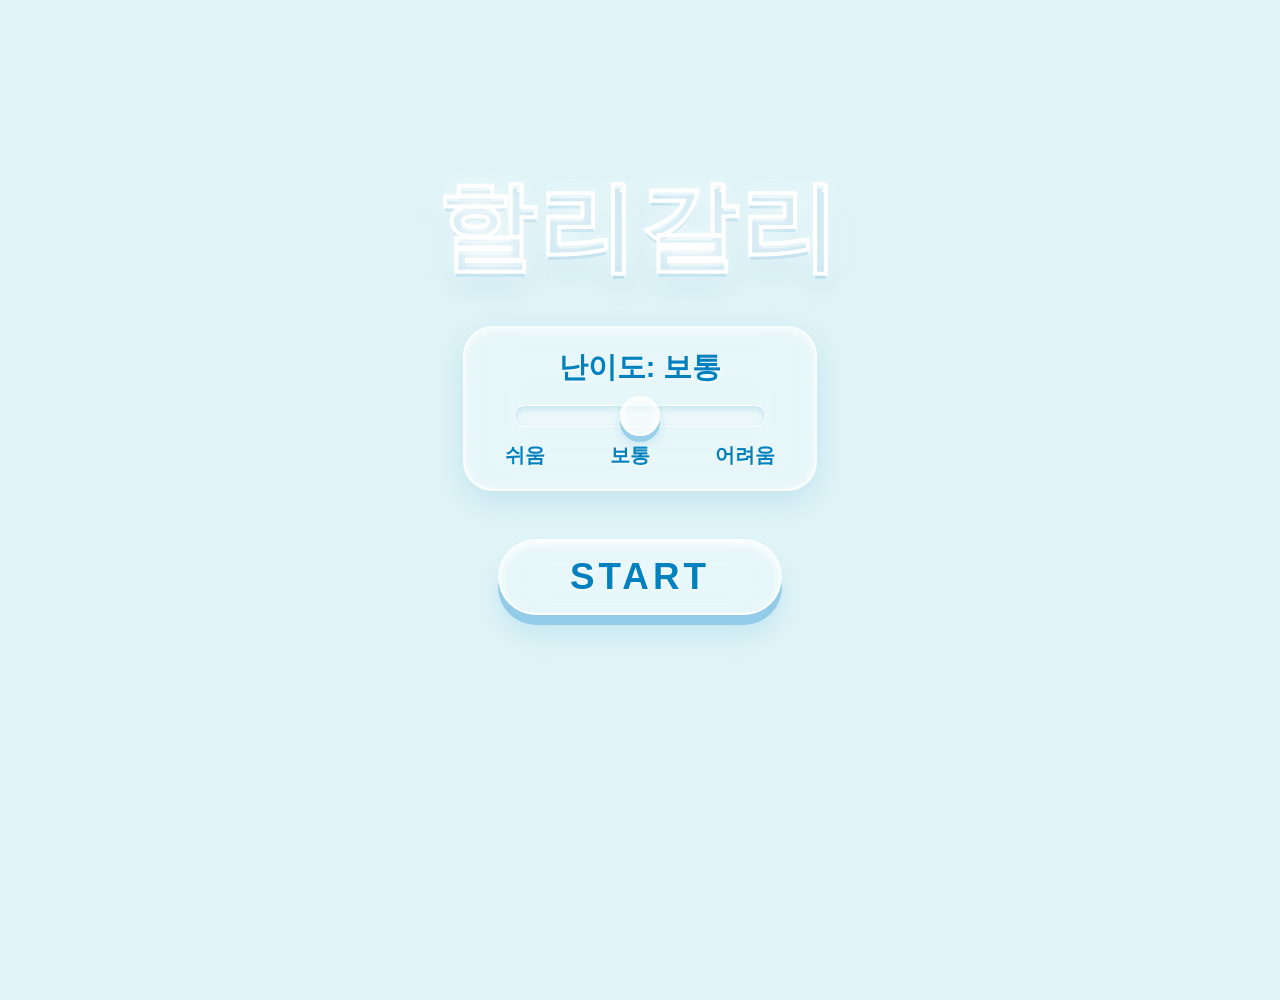
<file: HaliGalli.html>
<!DOCTYPE html>
<html lang="ko">
<head>
    <meta charset="UTF-8">
    <meta name="viewport" content="width=device-width, initial-scale=1.0">
    <title>HaliGalli</title>
    <link href="https://hangeul.pstatic.net/hangeul_static/css/nanum-square-round.css" rel="stylesheet">
    <style>
        body {
            display: flex;
            flex-direction: column;
            align-items: center;
            justify-content: flex-start;
            height: 100vh;
            margin: 0;
            font-family: 'NanumSquareRound', sans-serif;
            font-weight: 800;
            background-color: #dff4f7;
            overflow: hidden;
        }
        
        .hidden { display: none !important; }

        /* ------------ 메인 메뉴 ------------ */
        #main-menu {
            display: flex;
            flex-direction: column;
            align-items: center;
            width: 100%;
            height: 100vh;
            padding-top: 100px;
            position: absolute;
            top: 0; left: 0;
            transition: opacity 0.3s ease-in-out;
            z-index: 1000;
        }

        h1 {
            font-size: 6rem;
            font-weight: 900;
            color: rgba(255, 255, 255, 0.2); 
            margin-bottom: 2rem;
            letter-spacing: 5px;
            -webkit-text-stroke: 4px #ffffff; 
            text-shadow: 0 0 25px rgba(255, 255, 255, 0.9), 0 5px 0 rgba(160, 210, 230, 0.7), 0 15px 25px rgba(160, 210, 230, 0.4);
        }
        
        .difficulty-container {
            margin-bottom: 3rem;
            display: flex;
            flex-direction: column;
            align-items: center;
            background: rgba(255, 255, 255, 0.25);
            backdrop-filter: blur(25px);
            -webkit-backdrop-filter: blur(25px);
            padding: 20px 40px;
            border-radius: 30px;
            border: 2px solid rgba(255, 255, 255, 0.8);
            box-shadow: 0 10px 30px rgba(130, 190, 220, 0.3), inset 0 2px 10px rgba(255, 255, 255, 0.8);
        }

        .difficulty-label {
            font-size: 1.8rem;
            font-weight: 900; 
            color: #0081bf; 
            margin: 0 0 15px 0;
            text-shadow: 1px 1px 2px rgba(255, 255, 255, 1);
        }

        .difficulty-slider {
            -webkit-appearance: none;
            appearance: none;
            width: 250px;
            height: 20px;
            background: rgba(255, 255, 255, 0.2);
            border: 1px solid rgba(255, 255, 255, 0.8);
            border-radius: 10px;
            outline: none;
            box-shadow: inset 0 3px 6px rgba(160, 210, 230, 0.5);
            margin-bottom: 15px;
        }

        .difficulty-slider::-webkit-slider-thumb {
            -webkit-appearance: none;
            appearance: none;
            width: 40px;
            height: 40px;
            border-radius: 50%;
            background: rgba(255, 255, 255, 0.35);
            backdrop-filter: blur(12px);
            -webkit-backdrop-filter: blur(12px);
            border: 2px solid rgba(255, 255, 255, 1);
            cursor: pointer;
            box-shadow: 0 6px 0 rgba(140, 200, 230, 0.8), 0 8px 12px rgba(140, 200, 230, 0.4), inset 0 4px 6px rgba(255, 255, 255, 0.8);
            transition: transform 0.1s, box-shadow 0.1s;
        }

        .difficulty-slider::-webkit-slider-thumb:active {
            transform: translateY(3px) scale(1.05); 
            box-shadow: 0 3px 0 rgba(140, 200, 230, 0.8), 0 4px 6px rgba(140, 200, 230, 0.4), inset 0 2px 4px rgba(255, 255, 255, 0.8);
        }

        .difficulty-steps {
            display: flex;
            justify-content: space-between;
            width: 270px;
            color: #0081bf; 
            font-size: 1.25rem;
            font-weight: 900;
            text-shadow: 1px 1px 2px rgba(255, 255, 255, 1);
        }

        .start-btn {
            font-size: 2.3rem; 
            font-weight: 900; 
            padding: 15px 70px;
            cursor: pointer;
            background: rgba(255, 255, 255, 0.25);
            backdrop-filter: blur(20px);
            -webkit-backdrop-filter: blur(20px);
            color: #0081bf; 
            border: 2px solid rgba(255, 255, 255, 0.8);
            border-radius: 50px;
            box-shadow: 0 10px 0 rgba(140, 200, 230, 0.9), 0 20px 25px rgba(140, 200, 230, 0.3), inset 0 4px 8px rgba(255, 255, 255, 0.9);
            transition: all 0.1s ease-in-out;
            text-transform: uppercase;
            letter-spacing: 4px; 
            text-shadow: 1px 1px 3px rgba(255, 255, 255, 1); 
        }
        .start-btn:active {
            transform: translateY(10px); 
            box-shadow: 0 0 0 rgba(140, 200, 230, 0.9), 0 5px 8px rgba(140, 200, 230, 0.3), inset 0 2px 4px rgba(255, 255, 255, 0.9);
        }


        /* ------------ 게임 내 화면 ------------ */
        #game-screen {
            display: flex;
            justify-content: center;
            align-items: center;
            width: 100%;
            height: 100vh;
            position: absolute;
            top: 0; left: 0;
            opacity: 0; 
            transition: opacity 0.5s ease-in-out;
        }

        /* 가운데 원형 흰색 탁자 */
        .game-table {
            position: relative;
            width: 80vmin; 
            height: 80vmin;
            max-width: 650px;
            max-height: 650px;
            background: rgba(255, 255, 255, 0.35); 
            backdrop-filter: blur(25px);
            -webkit-backdrop-filter: blur(25px);
            border-radius: 50%;
            border: 5px solid rgba(255, 255, 255, 1);
            box-shadow: 0 30px 60px rgba(130, 190, 220, 0.4), inset 0 10px 20px rgba(255, 255, 255, 0.8);
            display: flex;
            justify-content: center;
            align-items: center;
        }

        /* HUD 패널 (반투명 맑은 패널) */
        .hud {
            position: absolute;
            background: rgba(255, 255, 255, 0.25);
            backdrop-filter: blur(15px);
            -webkit-backdrop-filter: blur(15px);
            border: 2px solid rgba(255, 255, 255, 0.8);
            border-radius: 20px;
            padding: 15px 25px;
            color: #0081bf;
            font-size: 1.5rem;
            font-weight: 900;
            text-shadow: 1px 1px 2px rgba(255, 255, 255, 1);
            box-shadow: 0 10px 20px rgba(130, 190, 220, 0.3);
            z-index: 50;
        }
        .ai-hud { top: 20px; right: 20px; }
        .player-hud { bottom: 20px; right: 20px; }

        /* 메시지 배너 */
        #msg-banner {
            position: absolute;
            top: 30%;
            left: 50%;
            transform: translateX(-50%);
            font-size: 3rem;
            font-weight: 900;
            color: #d81b60;
            text-shadow: 3px 3px 0 #fff, 0 0 15px rgba(255,255,255,0.9);
            z-index: 100;
            pointer-events: none;
            opacity: 0;
            transition: opacity 0.3s;
        }

        /* 덱 래퍼 (6시, 12시 덱 및 버려진 덱을 함께 묶어 배치) */
        .deck-wrapper {
            position: absolute;
            left: 50%;
            transform: translateX(-50%);
            display: flex;
            gap: 30px;
            z-index: 5;
        }
        .ai-area { top: 40px; }
        .player-area { bottom: 40px; }
        .ai-area .deck { transform: rotate(180deg); }

        /* 카드 덱 공용 디자인 */
        .deck {
            position: relative;
            width: 100px;
            height: 145px;
            background: #ffffff;
            border-radius: 10px;
            box-shadow: 
                -2px -2px 0 #fff, -2px -2px 2px rgba(130, 190, 220, 0.4),
                -4px -4px 0 #fff, -4px -4px 2px rgba(130, 190, 220, 0.4),
                -6px -6px 0 #fff, -6px -6px 2px rgba(130, 190, 220, 0.4),
                -8px -8px 0 #fff, -8px -8px 2px rgba(130, 190, 220, 0.4),
                -10px -10px 0 #fff, -10px -10px 15px rgba(130, 190, 220, 0.4);
            border: 2px solid rgba(255, 255, 255, 1);
            display: flex;
            justify-content: center;
            align-items: center;
            background-color: #dff4f7;
            background-image: repeating-linear-gradient(45deg, rgba(255, 255, 255, 0.7) 25%, transparent 25%, transparent 75%, rgba(255, 255, 255, 0.7) 75%, rgba(255, 255, 255, 0.7)), repeating-linear-gradient(45deg, rgba(255, 255, 255, 0.7) 25%, transparent 25%, transparent 75%, rgba(255, 255, 255, 0.7) 75%, rgba(255, 255, 255, 0.7));
            background-size: 20px 20px;
            background-position: 0 0, 10px 10px;
            cursor: pointer;
            transition: opacity 0.2s;
        }

        /* 덱 안눌리게(UI 비활성화 반영) */
        .disabled-deck { cursor: default; opacity: 0.6; }

        .card-logo {
            background: rgba(255, 255, 255, 0.9);
            color: #0077b6;
            padding: 5px 10px;
            border-radius: 8px;
            font-size: 1.1rem;
            font-weight: 900;
            box-shadow: 0 2px 5px rgba(0, 119, 182, 0.2);
            text-align: center;
        }

        /* 버려진 카드(앞면 표시) 공간 - 배경을 비우고 그림자 제거 */
        .discard-pile {
            background: transparent;
            box-shadow: none; border: none; cursor: default;
        }
        
        /* 버려진 카드의 물리적 앞면 요소 */
        .card-face {
            width: 100px;
            height: 145px;
            background: #ffffff;
            border-radius: 10px;
            box-shadow: 0 5px 15px rgba(0,0,0,0.2);
            border: 2px solid #ddd;
            display: flex;
            justify-content: center;
            align-items: center;
        }
        
        /* 과일 이모지 정렬 컨테이너 */
        .card-fruits {
            display: flex;
            flex-wrap: wrap;
            justify-content: center;
            align-content: center;
            width: 85%;
            height: 100%;
            gap: 2px;
            font-size: 1.6rem; /* 카드를 벗어나지 않도록 과일 크기 줄임 */
            line-height: 1.1;
        }

        /* 뒤집기 애니메이션 */
        @keyframes flipInPlayer {
            0% { transform: translate(-80px, 0px) rotateY(-180deg) scale(0.8); opacity: 0; }
            100% { transform: translate(0, 0) rotateY(0) scale(1); opacity: 1; }
        }
        @keyframes flipInAi {
            0% { transform: translate(80px, 0px) rotateY(-180deg) scale(0.8); opacity: 0; }
            100% { transform: translate(0, 0) rotateY(0) scale(1); opacity: 1; }
        }
        .flip-anim-player { animation: flipInPlayer 0.3s ease-out forwards; }
        .flip-anim-ai { animation: flipInAi 0.3s ease-out forwards; }


        /* 정중앙 수작업 맑은 하늘색 종 */
        .bell-container {
            position: relative;
            width: 150px;
            height: 150px;
            display: flex;
            justify-content: center;
            align-items: center;
            cursor: pointer;
            z-index: 10;
        }

        .bell-button {
            position: absolute;
            width: 32px;
            height: 25px;
            background: #ffffff;
            border-radius: 12px 12px 0 0;
            top: 20px;
            z-index: 2;
            box-shadow: inset 0 -4px 8px rgba(0,0,0,0.1), 0 -2px 5px rgba(255,255,255,0.8);
            transition: transform 0.1s;
        }

        .bell-dome {
            position: absolute;
            width: 120px;
            height: 85px;
            background: radial-gradient(circle at 35% 25%, #ffffff 0%, #48cae4 40%, #0077b6 100%);
            border-radius: 120px 120px 20px 20px;
            bottom: 25px;
            z-index: 1;
            box-shadow: 0 15px 25px rgba(0, 119, 182, 0.4), inset -5px -5px 15px rgba(0, 119, 182, 0.6), inset 5px 5px 15px rgba(255,255,255,0.9);
            border-bottom: 4px solid rgba(0, 119, 182, 0.6);
        }

        .bell-container:active .bell-button {
            transform: translateY(12px);
        }

        /* ------------ 가위바위보 모달 ------------ */
        #rps-modal {
            position: absolute;
            top: 50%; left: 50%;
            transform: translate(-50%, -50%);
            background: rgba(255, 255, 255, 0.85);
            backdrop-filter: blur(30px);
            -webkit-backdrop-filter: blur(30px);
            border: 3px solid #ffffff;
            border-radius: 20px;
            padding: 30px;
            text-align: center;
            z-index: 200;
            box-shadow: 0 20px 50px rgba(0, 119, 182, 0.3);
        }
        #rps-modal h2 { 
            color: #005b8f; margin-top: 0; text-shadow: 1px 1px 0 #fff; 
            font-size: 2.2rem; margin-bottom: 20px;
        }
        .rps-buttons { display: flex; gap: 20px; justify-content: center; }
        .rps-btn {
            font-size: 4rem; 
            background: #fff; 
            border: 3px solid #0081bf; 
            border-radius: 20px; 
            padding: 10px 20px;
            cursor: pointer; 
            transition: all 0.2s;
            box-shadow: 0 5px 15px rgba(0,0,0,0.1);
        }
        .rps-btn:hover { transform: scale(1.1); background: #e0fbfc; }
        .rps-btn:active { transform: scale(1.0); }

        /* ------------ 게임 오버 모달 ------------ */
        #game-over-modal {
            position: absolute;
            top: 0; left: 0;
            width: 100%; height: 100%;
            background: rgba(0, 0, 0, 0.4);
            display: flex;
            flex-direction: column;
            justify-content: center;
            align-items: center;
            z-index: 500;
            opacity: 0; 
            transition: opacity 0.5s ease;
        }
        #game-over-text {
            font-size: 8rem;
            color: rgba(255, 255, 255, 0.2);
            -webkit-text-stroke: 4px #ffffff;
            letter-spacing: 10px;
            text-shadow: 0 0 25px rgba(255, 255, 255, 0.9), 0 5px 0 rgba(160, 210, 230, 0.7), 0 15px 25px rgba(160, 210, 230, 0.4);
            margin: 0 0 2rem 0;
            text-align: center;
            font-weight: 900;
        }
        #game-over-winner {
            font-size: 2.5rem;
            color: #005b8f;
            font-weight: 900;
            margin-bottom: 3rem;
            text-shadow: 1px 1px 3px rgba(255,255,255,0.8);
            background: rgba(255, 255, 255, 0.4);
            backdrop-filter: blur(10px);
            padding: 10px 30px;
            border-radius: 20px;
        }
        .restart-btn {
            font-size: 2rem;
            font-weight: 900;
            padding: 15px 50px;
            cursor: pointer;
            background: rgba(255, 255, 255, 0.25);
            backdrop-filter: blur(20px);
            -webkit-backdrop-filter: blur(20px);
            color: #0081bf;
            border: 2px solid rgba(255, 255, 255, 0.8);
            border-radius: 50px;
            box-shadow: 0 10px 0 rgba(140, 200, 230, 0.9), 0 20px 25px rgba(140, 200, 230, 0.3), inset 0 4px 8px rgba(255, 255, 255, 0.9);
            transition: all 0.2s;
            text-transform: uppercase;
        }
        .restart-btn:hover {
            background: rgba(255, 255, 255, 0.45);
            transform: translateY(4px);
            box-shadow: 0 6px 0 rgba(140, 200, 230, 0.9), 0 12px 15px rgba(140, 200, 230, 0.3), inset 0 3px 6px rgba(255, 255, 255, 0.9);
        }
        .restart-btn:active {
            transform: translateY(10px);
            box-shadow: 0 0 0 rgba(140, 200, 230, 0.9), 0 5px 8px rgba(140, 200, 230, 0.3), inset 0 2px 4px rgba(255, 255, 255, 0.9);
        }

    </style>
</head>
<body>

    <!-- ------------ 1. 메인 메뉴 ------------ -->
    <div id="main-menu">
        <h1>할리갈리</h1>
        
        <div class="difficulty-container">
            <p class="difficulty-label">난이도: <span id="diff-text" style="color: #0081bf;">보통</span></p>
            <input type="range" min="1" max="3" value="2" class="difficulty-slider" id="diff-slider">
            <div class="difficulty-steps">
                <span>쉬움</span>
                <span>보통</span>
                <span>어려움</span>
            </div>
        </div>

        <button class="start-btn">START</button>
    </div>


    <!-- ------------ 2. 게임 화면 ------------ -->
    <div id="game-screen" class="hidden">
        
        <div id="msg-banner"></div>
        
        <!-- HUD 창 (반투명. 글씨 돋보이게) -->
        <div class="hud ai-hud">AI 남은 카드: <span id="ai-count">50</span></div>
        <div class="hud player-hud">나의 남은 카드: <span id="player-count">50</span></div>

        <!-- 게임 원형 탁자 -->
        <div class="game-table">
            
            <!-- 상대방 영역 (12시 방향) -->
            <div class="deck-wrapper ai-area">
                <!-- AI Discard Pile -->
                <div class="deck discard-pile" id="ai-discard"></div>
                <!-- AI Deck -->
                <div class="deck" id="ai-deck-container">
                    <div class="card-logo">Hali<br>Galli</div>
                </div>
            </div>

            <!-- 정중앙 하늘색 종 -->
            <div class="bell-container" id="bell">
                <div class="bell-button"></div>
                <div class="bell-dome"></div>
            </div>

            <!-- 플레이어 영역 (6시 방향) -->
            <div class="deck-wrapper player-area">
                <!-- Player Deck -->
                <div class="deck player-deck" id="player-deck-container">
                    <div class="card-logo">Hali<br>Galli</div>
                </div>
                <!-- Player Discard Pile -->
                <div class="deck discard-pile" id="player-discard"></div>
            </div>

        </div>

        <!-- 가위바위보 모달 -->
        <div id="rps-modal" class="hidden">
            <h2>동시 타격! 가위바위보!</h2>
            <div class="rps-buttons">
                <button class="rps-btn" data-choice="rock">✊</button>
                <button class="rps-btn" data-choice="paper">🖐</button>
                <button class="rps-btn" data-choice="scissors">✌️</button>
            </div>
        </div>

        <!-- 게임 오버 모달 -->
        <div id="game-over-modal" class="hidden">
            <h2 id="game-over-text">GAME OVER</h2>
            <div id="game-over-winner">플레이어 승리!</div>
            <button class="restart-btn" id="restart-btn">처음으로 돌아가기</button>
        </div>
    </div>


    <!-- ------------ 3. 게임 로직 스크립트 ------------ -->
    <script>
        // 난이도 UI
        const slider = document.getElementById('diff-slider');
        const diffText = document.getElementById('diff-text');
        const diffLevels = { '1': '쉬움', '2': '보통', '3': '어려움' };
        let currentDifficulty = 2;

        slider.addEventListener('input', function() {
            currentDifficulty = parseInt(this.value);
            diffText.textContent = diffLevels[this.value];
        });

        // 전환 로직
        const startBtn = document.querySelector('.start-btn');
        const mainMenu = document.getElementById('main-menu');
        const gameScreen = document.getElementById('game-screen');

        startBtn.addEventListener('click', () => {
            mainMenu.style.opacity = '0';
            setTimeout(() => {
                mainMenu.classList.add('hidden');
                gameScreen.classList.remove('hidden');
                setTimeout(() => { gameScreen.style.opacity = '1'; }, 50);
                initGame(); // 화면 뜨면서 로직 시작
            }, 300);
        });

        // ================= 핵심 게임 로직 =================
        const FRUITS = ['🍓', '🍌', '🍋', '🍇']; // 요청하신 텍스트 이모지 사용
        let playerDeck = [];
        let aiDeck = [];
        let playerDiscard = [];
        let aiDiscard = [];
        
        let currentTurn = 'player'; // 플레이어부터 시작
        let gameActive = false;
        let waitingForRps = false;

        // 종 타격 판정 변수
        let validBellTime = 0;
        let aiBellTimeout = null;
        let aiReactionTime = 0;
        let aiTurnTimeout = null;

        function initGame() {
            let deck = [];
            for(let i=0; i<100; i++) {
                let fruit = FRUITS[Math.floor(Math.random() * FRUITS.length)];
                let count = Math.floor(Math.random() * 5) + 1; // 1~5
                deck.push({ fruit, count });
            }
            deck.sort(() => Math.random() - 0.5); // 셔플
            playerDeck = deck.slice(0, 50);
            aiDeck = deck.slice(50, 100);
            playerDiscard = [];
            aiDiscard = [];
            
            currentTurn = 'player';
            gameActive = true;
            waitingForRps = false;
            
            renderDiscard('player');
            renderDiscard('ai');
            updateUI();
        }

        function updateUI() {
            document.getElementById('player-count').textContent = playerDeck.length;
            document.getElementById('ai-count').textContent = aiDeck.length;
            
            // 승패 판정
            if (gameActive && (playerDeck.length === 0 || aiDeck.length === 0)) {
                endGame();
                return;
            }

            // 덱 비활성화 시각적 표현
            const pDeck = document.getElementById('player-deck-container');
            if(currentTurn === 'player' && !waitingForRps && playerDeck.length > 0) {
                pDeck.classList.remove('disabled-deck');
            } else {
                pDeck.classList.add('disabled-deck');
            }
        }

        function renderDiscard(who) {
            const pile = who === 'player' ? playerDiscard : aiDiscard;
            const el = document.getElementById(who + '-discard');
            if (pile.length === 0) {
                el.innerHTML = ''; 
            } else {
                const card = pile[pile.length - 1];
                let icons = '';
                for(let i=0; i<card.count; i++) icons += `<span>${card.fruit}</span>`;
                // CSS 트랜지션을 위한 클래스 부여
                el.innerHTML = `<div class="card-face flip-anim-${who}"><div class="card-fruits">${icons}</div></div>`;
            }
        }

        // ================= 카드 뒤집기 로직 =================
        document.getElementById('player-deck-container').addEventListener('click', () => {
            if(gameActive && !waitingForRps && currentTurn === 'player' && playerDeck.length > 0) {
                flipCard('player');
            }
        });

        function flipCard(who) {
            // 카드 이동 및 렌더링
            if (who === 'player') {
                playerDiscard.push(playerDeck.pop());
                renderDiscard('player');
            } else {
                aiDiscard.push(aiDeck.pop());
                renderDiscard('ai');
            }
            
            // 턴 넘기기
            currentTurn = who === 'player' ? 'ai' : 'player';
            
            // 기존 종 반응 취소
            clearTimeout(aiBellTimeout);
            clearTimeout(aiTurnTimeout);
            
            updateUI();
            checkBellEvent(); // 타격 조건 충족했는지 체크
            
            // 만약 새로 턴을 받은 것이 AI 라면, 알아서 한 장 뒤집기
            if(currentTurn === 'ai' && gameActive && !waitingForRps && aiDeck.length > 0) {
                // AI 난이도에 따라 생각하는 시간 (플레이어가 과일을 셀 여유를 충분히 주도록 지연 시간 대폭 증가)
                let delay = currentDifficulty === 3 ? 1000 : (currentDifficulty === 2 ? 1500 : 2200);
                aiTurnTimeout = setTimeout(() => {
                    const sums = getFruitSums();
                    // AI턴일때 벨을 쳐야하면 뒤집지 않음 (checkBellEvent에서 이미 타임아웃 돌고있음)
                    if(!Object.values(sums).includes(5)) {
                        flipCard('ai');
                    }
                }, delay + Math.random() * 500); // 자연스럽게 랜덤 지연
            }
        }

        // ================= 종 누르기(판정) 로직 =================
        function getFruitSums() {
            const sums = { '🍓':0, '🍌':0, '🍋':0, '🍇':0 };
            if (playerDiscard.length > 0) sums[playerDiscard[playerDiscard.length - 1].fruit] += playerDiscard[playerDiscard.length - 1].count;
            if (aiDiscard.length > 0) sums[aiDiscard[aiDiscard.length - 1].fruit] += aiDiscard[aiDiscard.length - 1].count;
            return sums;
        }

        function checkBellEvent() {
            clearTimeout(aiBellTimeout);
            const sums = getFruitSums();
            
            if (Object.values(sums).includes(5)) {
                validBellTime = Date.now();
                // 5개가 맞을 때 인간 플레이어가 판단하고 종을 칠 "시간"을 넉넉히 제공
                // 어려움(약 0.6~1초), 보통(약 1.2~1.7초), 쉬움(약 2~2.5초) 뒤에 칩니다.
                let baseReaction = currentDifficulty === 3 ? 600 : (currentDifficulty === 2 ? 1200 : 2000);
                aiReactionTime = baseReaction + Math.random() * 500;
                
                aiBellTimeout = setTimeout(() => {
                    if (gameActive && !waitingForRps) {
                        showMsg("AI가 가져갑니다!");
                        winCards('ai');
                    }
                }, aiReactionTime);
            }
        }

        // 플레이어가 종 클릭 시
        document.getElementById('bell').addEventListener('click', () => {
            if (!gameActive || waitingForRps) return;
            const sums = getFruitSums();
            
            if (Object.values(sums).includes(5)) {
                // 정답!
                clearTimeout(aiTurnTimeout);
                clearTimeout(aiBellTimeout);
                
                let timeDiff = Date.now() - validBellTime;
                
                // AI 반응속도와 거의 비슷하게(+/- 150ms) 눌렀으면 동시(가위바위보) 판정
                if (Math.abs(timeDiff - aiReactionTime) < 150) {
                    triggerRPS();
                } else {
                    showMsg("성공!");
                    winCards('player');
                }
            } else {
                // 오답 (패널티 작동: 덱 하단 또는 상대에게)
                showMsg("실수! (카드 -1장)");
                if (playerDeck.length > 0) aiDeck.unshift(playerDeck.pop());
                updateUI();
            }
        });

        // 승리자가 카드 수거
        function winCards(winner) {
            gameActive = false; // 수거 중 클릭 방지
            setTimeout(() => {
                const pool = [...playerDiscard, ...aiDiscard];
                // 딴 카드를 승리자 덱의 밑으로
                if (winner === 'player') playerDeck.unshift(...pool);
                else aiDeck.unshift(...pool);
                
                playerDiscard = [];
                aiDiscard = [];
                
                renderDiscard('player');
                renderDiscard('ai');
                
                // 승리자부터 턴 시작
                currentTurn = winner;
                updateUI();
                gameActive = true;
                
                // AI가 이겼을 경우 바로 턴 개시
                if (currentTurn === 'ai' && aiDeck.length > 0) {
                    setTimeout(() => flipCard('ai'), 1000);
                }
            }, 1000); // 1초간 결과 확인 대기
        }

        // ================= 가위바위보 미니게임 =================
        function triggerRPS() {
            waitingForRps = true;
            document.getElementById('rps-modal').classList.remove('hidden');
        }

        document.querySelectorAll('.rps-btn').forEach(btn => {
            btn.addEventListener('click', (e) => {
                const playerChoice = e.target.getAttribute('data-choice');
                resolveRPS(playerChoice);
            });
        });

        function resolveRPS(playerChoice) {
            const choices = ['rock', 'paper', 'scissors'];
            const aiChoice = choices[Math.floor(Math.random() * 3)];
            document.getElementById('rps-modal').classList.add('hidden');
            
            const emojiMap = { 'rock':'✊', 'paper':'🖐', 'scissors':'✌️' };
            
            if (playerChoice === aiChoice) {
                showMsg(`비겼습니다! (${emojiMap[aiChoice]})`);
                setTimeout(triggerRPS, 1000);
            } else if (
                (playerChoice === 'rock' && aiChoice === 'scissors') ||
                (playerChoice === 'paper' && aiChoice === 'rock') ||
                (playerChoice === 'scissors' && aiChoice === 'paper')
            ) {
                showMsg(`승리! (AI: ${emojiMap[aiChoice]})`);
                waitingForRps = false;
                winCards('player');
            } else {
                showMsg(`패배 (AI: ${emojiMap[aiChoice]})`);
                waitingForRps = false;
                winCards('ai');
            }
        }

        function showMsg(txt) {
            const el = document.getElementById('msg-banner');
            el.textContent = txt;
            el.style.opacity = '1';
            setTimeout(() => { el.style.opacity = '0'; }, 1200);
        }

        // ================= 종료 로직 =================
        function endGame() {
            gameActive = false;
            clearTimeout(aiBellTimeout);
            clearTimeout(aiTurnTimeout);
            
            const winner = playerDeck.length > 0 ? "플레이어" : "AI";
            document.getElementById('game-over-winner').textContent = `${winner} 승리!`;
            
            const overModal = document.getElementById('game-over-modal');
            overModal.classList.remove('hidden');
            setTimeout(() => { overModal.style.opacity = '1'; }, 50);
        }

        document.getElementById('restart-btn').addEventListener('click', () => {
            const overModal = document.getElementById('game-over-modal');
            const gameScreen = document.getElementById('game-screen');
            const mainMenu = document.getElementById('main-menu');

            overModal.style.opacity = '0';
            gameScreen.style.opacity = '0';

            setTimeout(() => {
                overModal.classList.add('hidden');
                gameScreen.classList.add('hidden');
                
                mainMenu.classList.remove('hidden');
                setTimeout(() => { mainMenu.style.opacity = '1'; }, 50);
            }, 500);
        });
    </script>
</body>
</html>
</file>
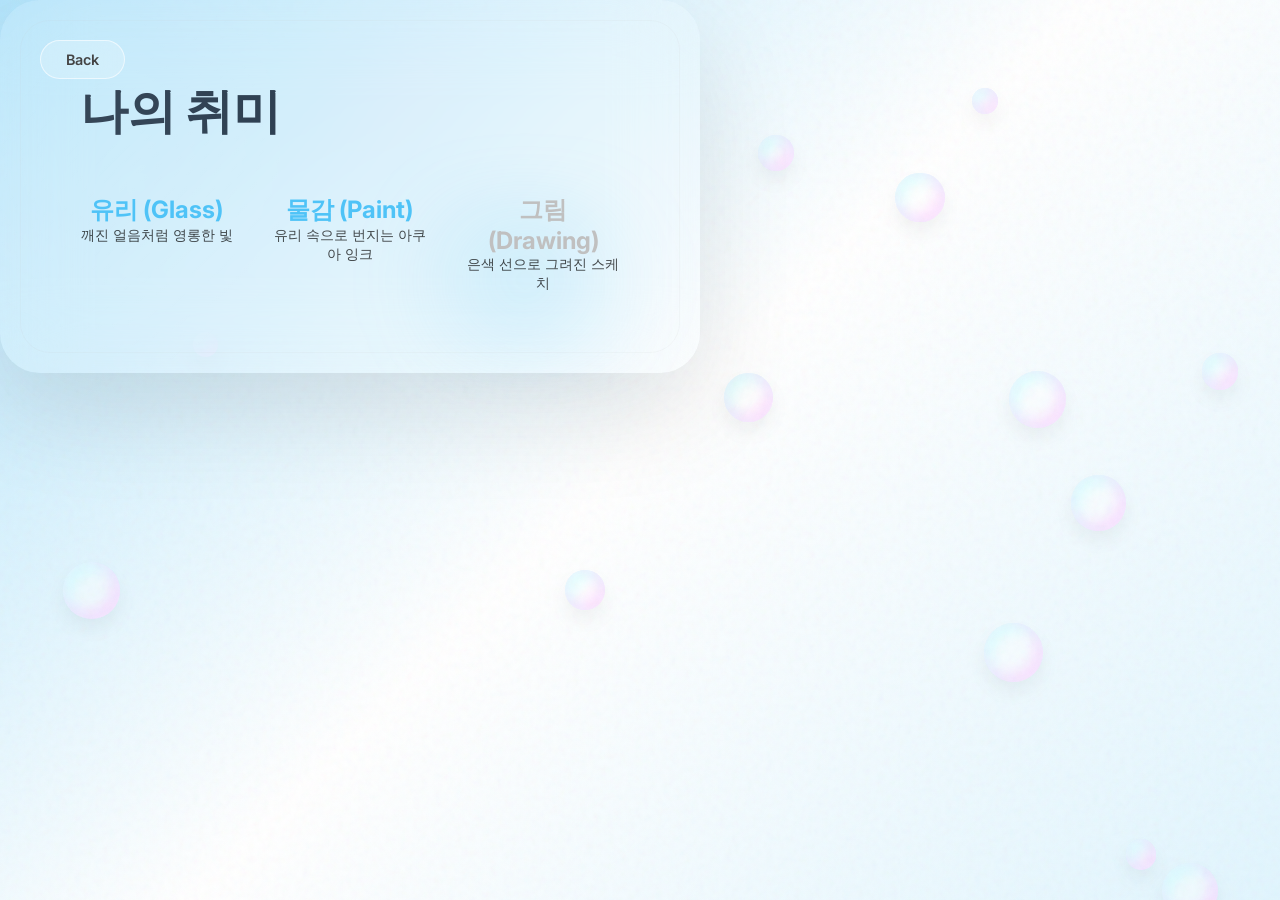
<file: hobbies.html>
<!DOCTYPE html>
<html lang="ko">
<head>
    <meta charset="UTF-8">
    <meta name="viewport" content="width=device-width, initial-scale=1.0">
    <title>Jihyo Hobbies - Transparent Canvas</title>
    <link rel="stylesheet" href="style.css">
    <style>
        .canvas-card {
            width: 700px;
            max-width: 90vw;
            padding: 80px;
            background: rgba(255, 255, 255, 0.1);
            backdrop-filter: blur(40px);
            border-radius: 40px;
            position: relative;
            box-shadow: 0 40px 100px rgba(0,0,0,0.1);
            animation: buoyFloat 8s ease-in-out infinite;
        }

        @keyframes buoyFloat {
            0%, 100% { transform: translateY(0) rotate(1deg); }
            50% { transform: translateY(-20px) rotate(-1.5deg); }
        }

        /* Ice Texture Overlay */
        .ice-texture {
            position: absolute;
            top: 0; left: 0; width: 40%; height: 100%;
            background: linear-gradient(135deg, rgba(255,255,255,0.2) 0%, transparent 100%);
            border-radius: 40px 0 0 40px;
            mask-image: radial-gradient(circle, black, transparent);
            opacity: 0.5;
        }

        /* Ink Dispersion Overlay */
        .ink-dispersion {
            position: absolute;
            bottom: 0; right: 0; width: 50%; height: 50%;
            background: radial-gradient(circle, rgba(79, 195, 247, 0.2), transparent 70%);
            filter: blur(30px);
            pointer-events: none;
        }

        /* Sketch Lines Overlay */
        .sketch-lines {
            position: absolute;
            inset: 0;
            border: 1px solid rgba(192, 192, 192, 0.1);
            margin: 20px;
            border-radius: 30px;
            pointer-events: none;
        }
    </style>
</head>
<body class="pearl-ocean-view">
    <div class="pearl-shimmer"></div>
    <div id="bead-container"></div>
    <div class="back-btn-wrapper"><a href="index.html" class="back-btn">Back</a></div>

    <main class="canvas-card">
        <div class="ice-texture"></div>
        <div class="ink-dispersion"></div>
        <div class="sketch-lines"></div>

        <h1 class="profile-name" style="margin-bottom: 50px;">나의 취미</h1>
        
        <div style="display: flex; gap: 40px; position: relative; z-index: 5;">
            <div style="flex: 1; text-align: center;">
                <h2 style="font-size: 1.5rem; color: #4fc3f7;">유리 (Glass)</h2>
                <p style="font-size: 0.9rem; opacity: 0.7;">깨진 얼음처럼 영롱한 빛</p>
            </div>
            <div style="flex: 1; text-align: center;">
                <h2 style="font-size: 1.5rem; color: #4fc3f7;">물감 (Paint)</h2>
                <p style="font-size: 0.9rem; opacity: 0.7;">유리 속으로 번지는 아쿠아 잉크</p>
            </div>
            <div style="flex: 1; text-align: center;">
                <h2 style="font-size: 1.5rem; color: #c0c0c0;">그림 (Drawing)</h2>
                <p style="font-size: 0.9rem; opacity: 0.7;">은색 선으로 그려진 스케치</p>
            </div>
        </div>
    </main>

    <script src="script.js"></script>
</body>
</html>
</file>
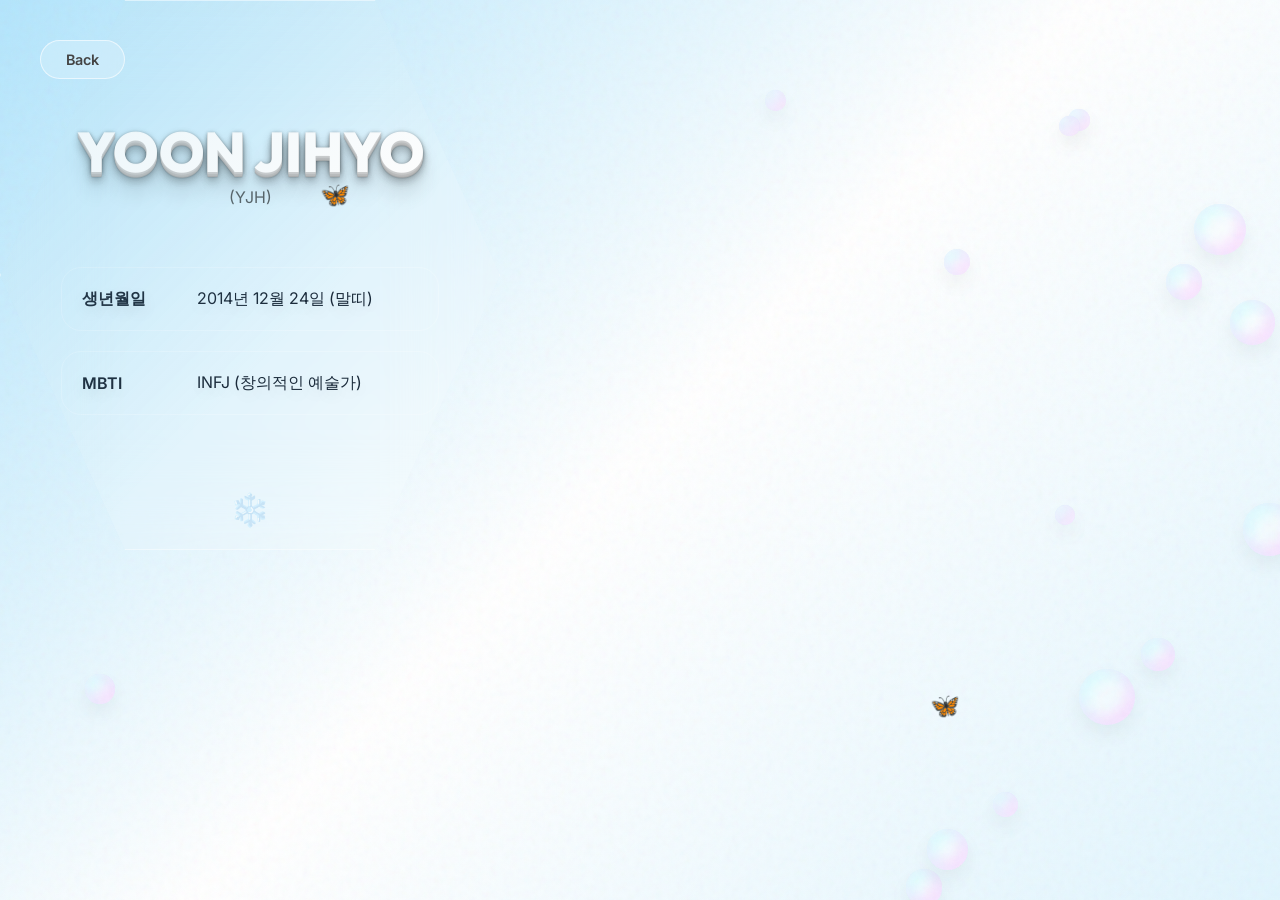
<file: info.html>
<!DOCTYPE html>
<html lang="ko">
<head>
    <meta charset="UTF-8">
    <meta name="viewport" content="width=device-width, initial-scale=1.0">
    <title>YOON JIHYO - Hexagon Pearl</title>
    <link rel="stylesheet" href="style.css">
    <style>
        .b1 { top: 20%; left: 25%; animation-delay: 0s; }
        .b2 { bottom: 20%; right: 25%; animation-delay: 2s; }
        .floating-text {
            text-shadow: 0 5px 15px rgba(0,0,0,0.1);
            color: #1a2a3a;
        }
    </style>
</head>
<body class="pearl-ocean-view">
    <div class="pearl-shimmer"></div>
    <div id="bead-container"></div>
    <div class="back-btn-wrapper"><a href="index.html" class="back-btn">Back</a></div>

    <!-- Floating Butterflies -->
    <div class="butterfly b1">🦋</div>
    <div class="butterfly b2">🦋</div>

    <main class="hexagon-card">
        <h1 class="glass-text-3d">YOON JIHYO</h1>
        <p style="opacity: 0.6; margin-bottom: 30px;">(YJH)</p>
        
        <div class="info-list-modern" style="background: transparent;">
            <li class="info-item" style="background: transparent;">
                <span class="info-label floating-text">생년월일</span>
                <span class="info-value floating-text">2014년 12월 24일 (말띠)</span>
            </li>
            <li class="info-item" style="background: transparent;">
                <span class="info-label floating-text">MBTI</span>
                <span class="info-value floating-text">INFJ (창의적인 예술가)</span>
            </li>
        </div>

        <div class="glass-snowflake">❄️</div>
    </main>

    <script src="script.js"></script>
</body>
</html>
</file>
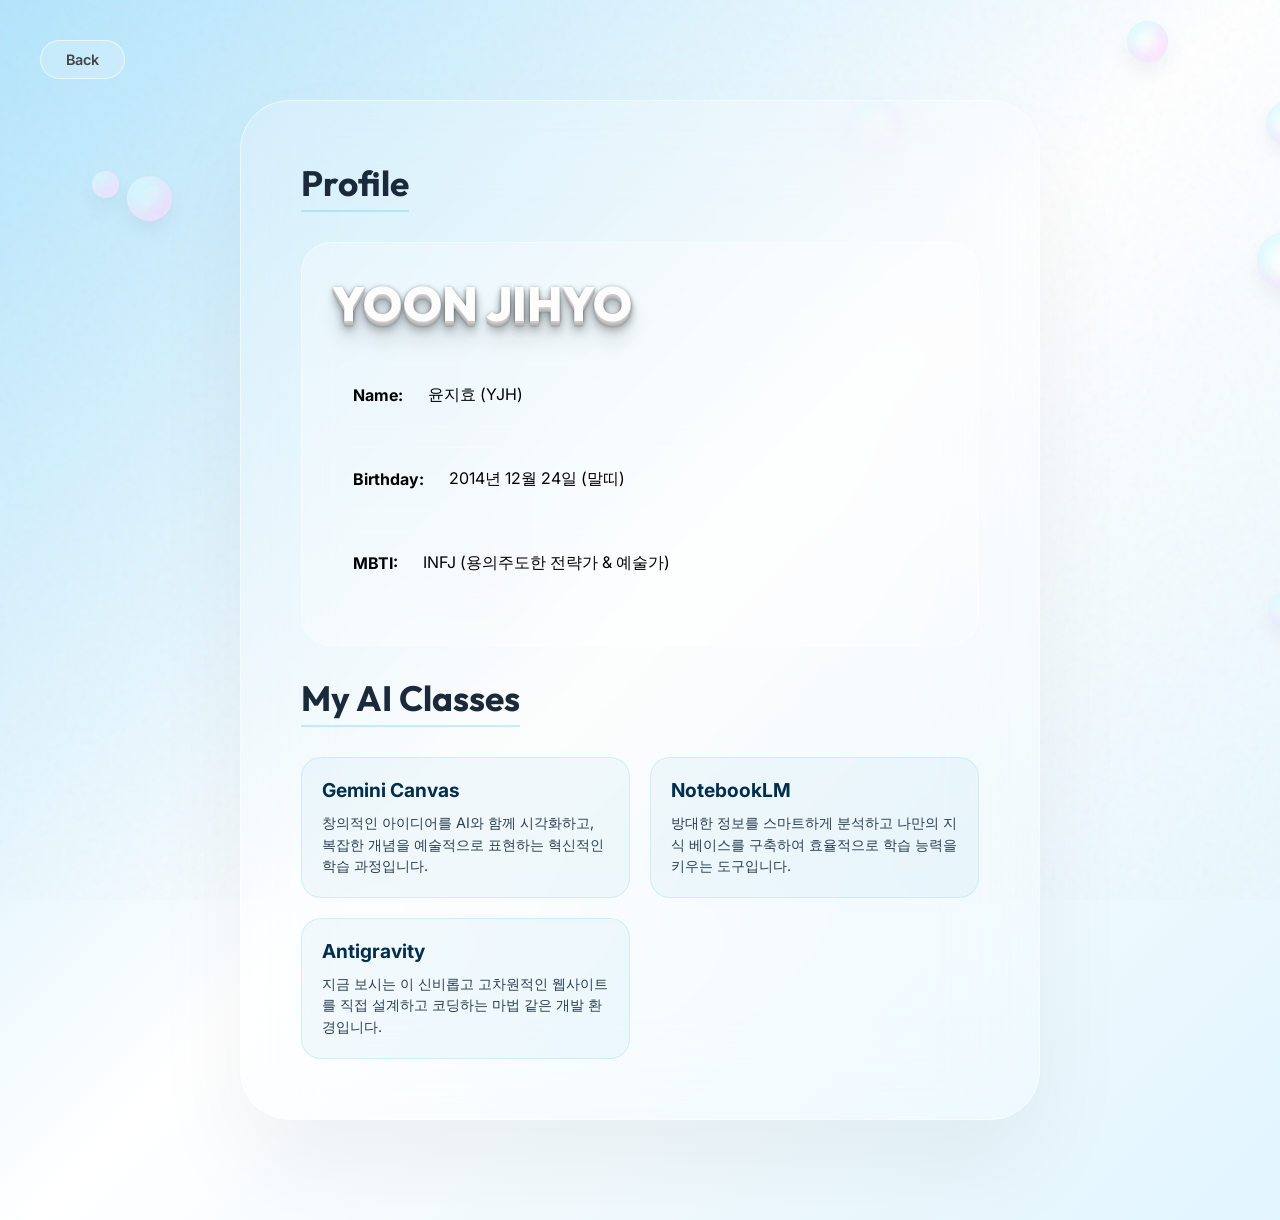
<file: paint_hub.html>
<!DOCTYPE html>
<html lang="ko">
<head>
    <meta charset="UTF-8">
    <meta name="viewport" content="width=device-width, initial-scale=1.0">
    <title>Jihyo's Paint Hub - Info & Classes</title>
    <link rel="stylesheet" href="style.css">
    <style>
        .hub-container {
            width: 800px;
            max-width: 95vw;
            padding: 60px;
            background: rgba(255, 255, 255, 0.2);
            backdrop-filter: blur(40px);
            border-radius: 50px;
            border: 1px solid rgba(255, 255, 255, 0.5);
            box-shadow: 0 50px 100px rgba(0, 0, 0, 0.05);
            margin: 100px 0;
            position: relative;
        }

        .section-title {
            font-family: 'Outfit';
            font-size: 2.2rem;
            color: #1a2a3a;
            margin-bottom: 30px;
            border-bottom: 2px solid rgba(79, 195, 247, 0.3);
            display: inline-block;
            padding-bottom: 5px;
        }

        .detail-card {
            background: rgba(255, 255, 255, 0.3);
            padding: 30px;
            border-radius: 30px;
            margin-bottom: 30px;
            border: 1px solid rgba(255, 255, 255, 0.4);
        }

        .class-grid {
            display: grid;
            grid-template-columns: repeat(auto-fit, minmax(250px, 1fr));
            gap: 20px;
        }

        .class-box {
            padding: 20px;
            background: rgba(135, 206, 235, 0.1);
            border-radius: 20px;
            border: 1px solid rgba(79, 195, 247, 0.2);
        }

        .class-box h3 {
            color: #002e4d;
            margin-bottom: 10px;
            font-size: 1.2rem;
        }

        .class-box p {
            font-size: 0.9rem;
            color: #2c3e50;
            line-height: 1.5;
        }
    </style>
</head>
<body class="pearl-ocean-view" style="display: flex; flex-direction: column; align-items: center; justify-content: center; overflow-y: auto;">
    <div class="pearl-shimmer"></div>
    <div id="bead-container"></div>
    <div class="back-btn-wrapper"><a href="index.html" class="back-btn">Back</a></div>

    <main class="hub-container">
        <!-- Profile Section -->
        <section>
            <h2 class="section-title">Profile</h2>
            <div class="detail-card">
                <h1 class="glass-text-3d" style="font-size: 3rem; margin-bottom: 20px;">YOON JIHYO</h1>
                <ul class="info-list-modern" style="background: transparent;">
                    <li class="info-item" style="background: transparent;"><b>Name:</b> 윤지효 (YJH)</li>
                    <li class="info-item" style="background: transparent;"><b>Birthday:</b> 2014년 12월 24일 (말띠)</li>
                    <li class="info-item" style="background: transparent;"><b>MBTI:</b> INFJ (용의주도한 전략가 & 예술가)</li>
                </ul>
            </div>
        </section>

        <!-- Classes Section -->
        <section>
            <h2 class="section-title">My AI Classes</h2>
            <div class="class-grid">
                <div class="class-box">
                    <h3>Gemini Canvas</h3>
                    <p>창의적인 아이디어를 AI와 함께 시각화하고, 복잡한 개념을 예술적으로 표현하는 혁신적인 학습 과정입니다.</p>
                </div>
                <div class="class-box">
                    <h3>NotebookLM</h3>
                    <p>방대한 정보를 스마트하게 분석하고 나만의 지식 베이스를 구축하여 효율적으로 학습 능력을 키우는 도구입니다.</p>
                </div>
                <div class="class-box">
                    <h3>Antigravity</h3>
                    <p>지금 보시는 이 신비롭고 고차원적인 웹사이트를 직접 설계하고 코딩하는 마법 같은 개발 환경입니다.</p>
                </div>
            </div>
        </section>
    </main>

    <script src="script.js"></script>
</body>
</html>
</file>
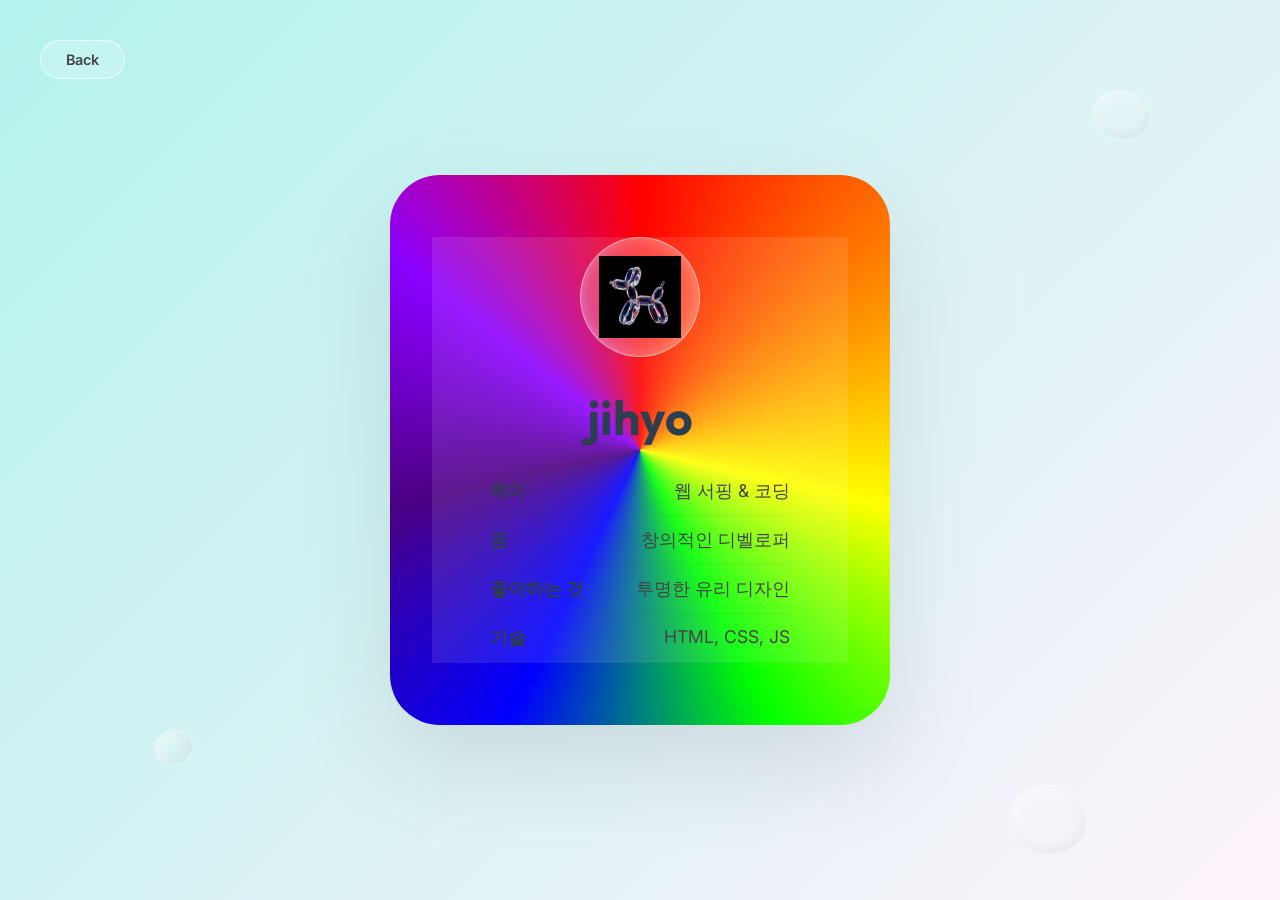
<file: profile.html>
<!DOCTYPE html>
<html lang="ko">
<head>
    <meta charset="UTF-8">
    <meta name="viewport" content="width=device-width, initial-scale=1.0">
    <title>Jihyo Profile - Details</title>
    <link rel="stylesheet" href="style.css">
</head>
<body class="profile-view">
    <div id="sparkle-container"></div>

    <!-- Pebble Decorations -->
    <div class="pebble pebble-1"></div>
    <div class="pebble pebble-2"></div>
    <div class="pebble pebble-3"></div>

    <!-- Back Button -->
    <div class="back-btn-wrapper">
        <a href="index.html" class="back-btn">Back</a>
    </div>

    <!-- Main Profile Card -->
    <main class="profile-card">
        <div class="profile-img-frame">
            <img src="assets/balloon_dog.png" alt="Profile Icon" onerror="this.src='https://cdn-icons-png.flaticon.com/512/3135/3135715.png'">
        </div>

        <h1 class="profile-name">jihyo</h1>

        <ul class="profile-info-list">
            <li><span>취미</span> <span>웹 서핑 & 코딩</span></li>
            <li><span>꿈</span> <span>창의적인 디벨로퍼</span></li>
            <li><span>좋아하는 것</span> <span>투명한 유리 디자인</span></li>
            <li><span>기술</span> <span>HTML, CSS, JS</span></li>
        </ul>
    </main>

    <script src="script.js"></script>
</body>
</html>
</file>
<file: style.css>
@import url('https://fonts.googleapis.com/css2?family=Outfit:wght@800&family=Inter:wght@300;400;600&display=swap');

:root {
    --aqua-light: #E0FBFC;
    --pink-pale: #FEEAFA;
    --glass-refract: rgba(64, 224, 208, 0.2);
    --header-h: 80px;
}

* {
    margin: 0;
    padding: 0;
    box-sizing: border-box;
}

body {
    font-family: 'Inter', sans-serif;
    min-height: 100vh;
    background: linear-gradient(145deg, var(--aqua-light) 0%, var(--pink-pale) 100%);
    overflow-x: hidden;
    display: flex;
    flex-direction: column;
    align-items: center;
}

/* --- Shared Refractive Glass Effect --- */
.glass-base {
    background: rgba(255, 255, 255, 0.1);
    backdrop-filter: blur(25px);
    -webkit-backdrop-filter: blur(25px);
    border: 1px solid rgba(255, 255, 255, 0.4);
}

/* --- Navigation Header --- */
header {
    position: fixed;
    top: 30px;
    left: 50%;
    transform: translateX(-50%);
    width: auto;
    display: flex;
    align-items: center;
    gap: 30px;
    z-index: 100;
}

.jihyo-title {
    font-family: 'Outfit', sans-serif;
    font-size: 2.8rem;
    padding: 10px 40px;
    border-radius: 50px;
    color: white;
    text-shadow: 0 4px 15px rgba(0, 0, 0, 0.1);
    animation: headerBob 4s ease-in-out infinite;
    
    /* Advanced Refraction Glass */
    background: rgba(255, 255, 255, 0.05);
    backdrop-filter: blur(30px);
    border: 1.5px solid rgba(255, 255, 255, 0.5);
    box-shadow: 
        inset 0 0 15px rgba(255, 255, 255, 0.5),
        inset 10px 10px 25px var(--glass-refract),
        0 15px 35px rgba(0, 0, 0, 0.05);
}

@keyframes headerBob {
    0%, 100% { transform: translateY(0); }
    50% { transform: translateY(-12px); }
}

.explore-btn {
    padding: 12px 30px;
    font-size: 1rem;
    font-weight: 600;
    color: #444;
    border-radius: 30px;
    cursor: pointer;
    transition: all 0.4s;
    background: rgba(255, 255, 255, 0.2);
    backdrop-filter: blur(20px);
    border: 1px solid rgba(255, 255, 255, 0.6);
    box-shadow: 0 10px 20px rgba(0,0,0,0.03);
}

.explore-btn:hover {
    background: rgba(255, 255, 255, 0.4);
    box-shadow: 0 0 25px rgba(255, 255, 255, 0.8);
    transform: translateY(-2px);
}

/* --- Main Hero Section --- */
.hero-container {
    height: 100vh;
    display: flex;
    align-items: center;
    justify-content: center;
    padding-top: var(--header-h);
}

/* Delayed Fade-in for Image Board */
.image-board-wrapper {
    position: relative;
    opacity: 0;
    transform: scale(0.95);
    transition: 1.5s cubic-bezier(0.16, 1, 0.3, 1);
}

.image-board-wrapper.visible {
    opacity: 1;
    transform: scale(1);
}

.image-board {
    width: 600px;
    max-width: 90vw;
    border-radius: 40px;
    overflow: hidden;
    box-shadow: 0 40px 100px rgba(0, 0, 0, 0.1);
    background: rgba(255, 255, 255, 0.1);
    padding: 1px;
}

.image-board img {
    width: 100%;
    display: block;
}

/* Three Overlay Buttons */
.overlay-buttons {
    position: absolute;
    top: 50%;
    left: 50%;
    transform: translate(-50%, -50%);
    display: flex;
    gap: 20px;
    width: 90%;
    justify-content: center;
    z-index: 10;
}

.convex-glass-btn {
    flex: 1;
    max-width: 160px;
    padding: 20px 0;
    font-family: 'Inter', sans-serif;
    font-size: 1.1rem;
    font-weight: 600;
    color: #444;
    text-align: center;
    background: rgba(255, 255, 255, 0.15);
    backdrop-filter: blur(15px);
    border-radius: 25px;
    border: 1px solid rgba(255, 255, 255, 0.4);
    cursor: pointer;
    transition: 0.4s;
    
    /* Extra Convex Style */
    box-shadow: 
        10px 15px 30px rgba(0, 0, 0, 0.1),
        -5px -5px 20px rgba(255, 255, 255, 0.8),
        inset 5px 5px 15px rgba(255, 255, 255, 0.6),
        inset -5px -5px 15px rgba(0, 0, 0, 0.05);
}

.convex-glass-btn:hover {
    transform: scale(1.05);
    background: rgba(255, 255, 255, 0.3);
    box-shadow: 
        15px 20px 40px rgba(0, 0, 0, 0.15),
        -5px -5px 20px rgba(255, 255, 255, 0.9),
        inset 10px 10px 25px rgba(255, 255, 255, 0.8);
}

/* --- Footer --- */
footer {
    position: absolute;
    bottom: 30px;
    font-size: 0.85rem;
    color: #888;
    letter-spacing: 0.05em;
}

/* --- Shimmering Yoon-seul --- */
#sparkle-container {
    position: fixed;
    inset: 0;
    pointer-events: none;
    z-index: 0;
}

.sparkle {
    position: absolute;
    background: white;
    border-radius: 50%;
    opacity: 0;
    animation: sparkleFade 3s infinite ease-in-out;
}

@keyframes sparkleFade {
    0%, 100% { opacity: 0; transform: scale(0); }
    50% { opacity: 0.6; transform: scale(1); }
}

/* --- Profile Page Specific --- */
.profile-view {
    background: linear-gradient(135deg, rgba(64, 224, 208, 0.4) 0%, rgba(254, 234, 250, 0.6) 100%);
    min-height: 100vh;
    display: flex;
    flex-direction: column;
    align-items: center;
    justify-content: center;
    padding: 20px;
}

.back-btn-wrapper {
    position: fixed;
    top: 40px;
    left: 40px;
    z-index: 100;
}

.back-btn {
    padding: 10px 25px;
    font-size: 0.9rem;
    font-weight: 600;
    color: #444;
    border-radius: 20px;
    background: rgba(255, 255, 255, 0.2);
    backdrop-filter: blur(15px);
    border: 1px solid rgba(255, 255, 255, 0.6);
    cursor: pointer;
    animation: headerBob 3s ease-in-out infinite;
    text-decoration: none;
    display: inline-block;
}

/* Rainbox Glass Card */
.profile-card {
    position: relative;
    width: 100%;
    max-width: 500px;
    padding: 60px 40px;
    border-radius: 50px;
    background: rgba(255, 255, 255, 0.1);
    backdrop-filter: blur(40px);
    -webkit-backdrop-filter: blur(40px);
    text-align: center;
    
    /* Iridescent/Rainbow Border Effect */
    border: 2px solid transparent;
    background-image: linear-gradient(rgba(255,255,255,0.1), rgba(255,255,255,0.1)), 
                      conic-gradient(from 0deg, #ff0000, #ff7f00, #ffff00, #00ff00, #0000ff, #4b0082, #8b00ff, #ff0000);
    background-origin: border-box;
    background-clip: content-box, border-box;
    box-shadow: 0 40px 100px rgba(0, 0, 0, 0.1);
    animation: rainbowShift 10s linear infinite;
}

@keyframes rainbowShift {
    from { filter: hue-rotate(0deg); }
    to { filter: hue-rotate(360deg); }
}

.profile-img-frame {
    width: 120px;
    height: 120px;
    margin: 0 auto 30px;
    border-radius: 50%;
    background: rgba(255, 255, 255, 0.2);
    backdrop-filter: blur(10px);
    border: 1px solid rgba(255, 255, 255, 0.5);
    display: flex;
    align-items: center;
    justify-content: center;
    overflow: hidden;
    box-shadow: inset 0 0 15px rgba(255, 255, 255, 0.3);
}

.profile-img-frame img {
    width: 70%;
    height: auto;
}

.profile-name {
    font-family: 'Outfit', sans-serif;
    font-size: 3rem;
    color: #2c3e50; /* Dark Navy-ish Grey */
    margin-bottom: 20px;
}

.profile-info-list {
    list-style: none;
    text-align: left;
    max-width: 300px;
    margin: 0 auto;
}

.profile-info-list li {
    padding: 12px 0;
    border-bottom: 1px solid rgba(0, 0, 0, 0.05);
    color: #444;
    font-size: 1.1rem;
    display: flex;
    justify-content: space-between;
}

.profile-info-list li span:first-child {
    font-weight: 600;
    color: #2c3e50;
}

/* Pebble decorations */
.pebble {
    position: fixed;
    border-radius: 50%;
    background: rgba(255, 255, 255, 0.15);
    backdrop-filter: blur(5px);
    border: 1px solid rgba(255, 255, 255, 0.3);
    box-shadow: inset -5px -5px 15px rgba(0, 0, 0, 0.05),
                inset 5px 5px 10px rgba(255, 255, 255, 0.4);
    z-index: -1;
}

.pebble-1 { width: 60px; height: 50px; top: 10%; right: 10%; transform: rotate(15deg); }
.pebble-2 { width: 40px; height: 35px; bottom: 15%; left: 12%; transform: rotate(-20deg); }
.pebble-3 { width: 80px; height: 70px; bottom: 5%; right: 15%; transform: rotate(10deg); }

/* --- Wave pattern for Info Card --- */
.wave-pattern {
    background-image: 
        radial-gradient(circle at 100% 50%, transparent 20%, rgba(255,255,255,0.05) 21%, rgba(255,255,255,0.05) 34%, transparent 35%, transparent),
        radial-gradient(circle at 0% 50%, transparent 20%, rgba(255,255,255,0.05) 21%, rgba(255,255,255,0.05) 34%, transparent 35%, transparent);
    background-size: 40px 80px;
}

/* --- Swaying Animation for Hobbies --- */
.sway-animation {
    animation: sway 6s ease-in-out infinite;
}

@keyframes sway {
    0%, 100% { transform: rotate(-1deg) translateY(0); }
    50% { transform: rotate(1.5deg) translateY(-10px); }
}

/* --- Paint Drops for Hobbies --- */
.paint-drop {
    position: fixed;
    border-radius: 50%;
    filter: blur(40px);
    opacity: 0.4;
    z-index: -1;
    animation: floatPaint 10s infinite alternate;
}

@keyframes floatPaint {
    from { transform: translate(0, 0) scale(1); }
    to { transform: translate(50px, 100px) scale(1.5); }
}

/* --- Emerald Glow for Classes --- */
.emerald-lighting {
    box-shadow: 0 0 60px var(--emerald-glow), 0 0 100px rgba(16, 215, 162, 0.1);
}

.sparkle-digital {
    position: absolute;
    width: 2px;
    height: 2px;
    background: #fff;
    box-shadow: 0 0 10px #fff, 0 0 20px var(--emerald-glow);
    animation: digitalSparkle 2s infinite;
}

@keyframes digitalSparkle {
    0%, 100% { opacity: 0; transform: scale(0); }
    50% { opacity: 1; transform: scale(1.5); }
}

/* --- Sub-page List styles --- */
.info-list-modern {
    list-style: none;
    width: 100%;
    margin-top: 30px;
}

.info-item {
    margin-bottom: 20px;
    padding: 20px;
    background: rgba(255, 255, 255, 0.05);
    border-radius: 20px;
    border: 0.5px solid rgba(255, 255, 255, 0.2);
    display: flex;
    align-items: center;
    gap: 25px;
    transition: 0.3s;
}

.info-item:hover {
    background: rgba(255, 255, 255, 0.15);
    transform: translateX(10px);
}

.info-icon {
    font-size: 1.8rem;
    width: 40px;
    text-align: center;
}

.info-label {
    font-weight: 600;
    color: #1a2a3a;
    width: 90px;
}

.info-value {
    color: #2c3e50;
    font-weight: 400;
}

/* --- Sky Blue Theme --- */
.sky-blue-view {
    background: #ccf2ff;
    min-height: 100vh;
    display: flex;
    flex-direction: column;
    align-items: center;
    justify-content: center;
    overflow: hidden;
}

.extreme-glass {
    background: rgba(255, 255, 255, 0.03) !important;
    backdrop-filter: blur(40px);
    border: 0.5px solid rgba(255, 255, 255, 0.8) !important;
    box-shadow: 0 20px 60px rgba(0, 0, 0, 0.05) !important;
}

/* 3D Glass Bead Frame */
.bead-frame {
    width: 140px;
    height: 140px;
    margin: 0 auto 20px;
    border-radius: 50%;
    background: rgba(255, 255, 255, 0.1);
    backdrop-filter: blur(10px);
    border: 1px solid rgba(255, 255, 255, 0.6);
    box-shadow: 
        inset -8px -8px 20px rgba(0, 0, 0, 0.05),
        inset 10px 10px 20px rgba(255, 255, 255, 0.4),
        0 15px 30px rgba(0, 0, 0, 0.03);
    display: flex;
    align-items: center;
    justify-content: center;
    font-family: 'Outfit', sans-serif;
    font-size: 1.4rem;
    color: #002e4d; /* Navy */
    font-weight: 800;
}

/* Floating Waterdrops */
.waterdrop {
    position: fixed;
    border-radius: 50%;
    background: rgba(255, 255, 255, 0.3);
    backdrop-filter: blur(2px);
    box-shadow: inset -2px -2px 6px rgba(0,0,0,0.05), inset 2px 2px 6px rgba(255,255,255,0.8);
    pointer-events: none;
    animation: driftUp 15s linear infinite;
    z-index: -1;
}

@keyframes driftUp {
    from { transform: translateY(110vh) scale(0.5); opacity: 0; }
    30% { opacity: 0.6; }
    70% { opacity: 0.6; }
    to { transform: translateY(-10vh) scale(1.2); opacity: 0; }
}

/* Slow Undulating Waves (Horizontal) */
.slow-waves-bg {
    position: fixed;
    bottom: 0;
    left: 0;
    width: 100%;
    height: 30vh;
    opacity: 0.3;
    pointer-events: none;
    z-index: -1;
}

/* Card Sparkles */
.card-sparkle-overlay {
    position: absolute;
    inset: 0;
    pointer-events: none;
    background-image: 
        radial-gradient(1px 1px at 20px 30px, white, transparent),
        radial-gradient(1px 1px at 40px 70px, white, transparent),
        radial-gradient(2px 2px at 150px 150px, white, transparent),
        radial-gradient(1.5px 1.5px at 280px 100px, white, transparent);
    background-repeat: repeat;
    background-size: 300px 300px;
    animation: shimmer 10s linear infinite;
    opacity: 0.5;
}

@keyframes shimmer {
    from { transform: translate(0, 0); }
    to { transform: translate(30px, 30px); }
}

/* Glass Bar Buttons */
.glass-bar {
    width: 100%;
    padding: 18px 30px;
    margin-bottom: 15px;
    background: rgba(255, 255, 255, 0.15) !important;
    backdrop-filter: blur(15px);
    border-radius: 40px;
    border: 0.5px solid rgba(255, 255, 255, 0.5);
    display: flex;
    align-items: center;
    justify-content: space-between;
    cursor: pointer;
    transition: 0.5s cubic-bezier(0.175, 0.885, 0.32, 1.275);
    color: #002e4d;
    font-weight: 600;
    text-decoration: none;
}

.glass-bar:hover {
    background: rgba(255, 255, 255, 0.3) !important;
    animation: rippleMotion 3s ease-in-out infinite;
}

@keyframes rippleMotion {
    0%, 100% { transform: translateY(0); }
    50% { transform: translateY(-8px); }
}

.star-icon {
    font-size: 1rem;
    opacity: 0.6;
}

/* --- Pearl Ocean Theme --- */
.pearl-ocean-view {
    background: linear-gradient(135deg, #b3e5fc 0%, #ffffff 50%, #e1f5fe 100%);
    min-height: 100vh;
    overflow: hidden;
    display: flex;
    flex-direction: column;
    align-items: center;
    justify-content: center;
}

/* Shimmering Pearl Particles */
.pearl-shimmer {
    background-image: url('data:image/svg+xml,%3Csvg viewBox="0 0 200 200" xmlns="http://www.w3.org/2000/svg"%3E%3Cfilter id="noiseFilter"%3E%3CfeTurbulence type="fractalNoise" baseFrequency="0.65" numOctaves="3" stitchTiles="stitch"/%3E%3C/filter%3E%3Crect width="100%25" height="100%25" filter="url(%23noiseFilter)"/%3E%3C/svg%3E');
    opacity: 0.05;
    position: fixed;
    inset: 0;
    pointer-events: none;
    z-index: 0;
}

/* Iridescent Floating Beads */
.iridescent-bead {
    position: fixed;
    border-radius: 50%;
    background: rgba(255, 255, 255, 0.4);
    box-shadow: 
        inset 0 0 20px rgba(255, 255, 255, 0.8),
        inset -5px -5px 15px rgba(255, 0, 255, 0.2),
        inset 5px 5px 15px rgba(0, 255, 255, 0.2),
        0 10px 20px rgba(0, 0, 0, 0.05);
    backdrop-filter: blur(5px);
    pointer-events: none;
    z-index: -1;
}

/* Floating Hexagon Glass Card */
.hexagon-card {
    width: 500px;
    height: 550px;
    clip-path: polygon(25% 0%, 75% 0%, 100% 50%, 75% 100%, 25% 100%, 0% 50%);
    background: rgba(255, 255, 255, 0.15);
    backdrop-filter: blur(50px);
    border: 1px solid rgba(255, 255, 255, 0.4);
    display: flex;
    flex-direction: column;
    align-items: center;
    justify-content: center;
    padding: 60px;
    box-shadow: 0 50px 100px rgba(0, 0, 0, 0.1);
    position: relative;
    overflow: hidden;
}

.hexagon-card::after {
    content: '';
    position: absolute;
    inset: 0;
    background: linear-gradient(135deg, rgba(135, 206, 235, 0.2) 0%, transparent 60%);
    pointer-events: none;
}

/* 3D White Glass Text */
.glass-text-3d {
    font-family: 'Outfit', sans-serif;
    font-size: 3.5rem;
    font-weight: 800;
    color: rgba(255, 255, 255, 0.95);
    text-shadow: 
        0 1px 0 #ccc,
        0 2px 0 #c9c9c9,
        0 3px 0 #bbb,
        0 4px 0 #b9b9b9,
        0 5px 0 #aaa,
        0 6px 1px rgba(0,0,0,.1),
        0 0 5px rgba(0,0,0,.1),
        0 1px 3px rgba(0,0,0,.3),
        0 3px 5px rgba(0,0,0,.2),
        0 5px 10px rgba(0,0,0,.25),
        0 10px 10px rgba(0,0,0,.2),
        0 20px 20px rgba(0,0,0,.15);
}

/* Butterflies */
.butterfly {
    position: absolute;
    font-size: 1.5rem;
    color: #4fc3f7;
    animation: flutter 6s ease-in-out infinite;
    pointer-events: none;
    z-index: 10;
}

@keyframes flutter {
    0%, 100% { transform: translate(0, 0) rotate(0deg); }
    33% { transform: translate(20px, -20px) rotate(15deg); }
    66% { transform: translate(-15px, -30px) rotate(-10deg); }
}

/* Hologram Orbs List */
.orb-network {
    display: flex;
    gap: 40px;
    position: relative;
    z-index: 10;
}

.linked-orb {
    width: 140px;
    height: 140px;
    border-radius: 50%;
    background: rgba(255, 255, 255, 0.1);
    backdrop-filter: blur(20px);
    border: 1px solid rgba(255, 255, 255, 0.5);
    display: flex;
    align-items: center;
    justify-content: center;
    cursor: pointer;
    transition: 0.5s;
    position: relative;
    box-shadow: inset 0 0 20px rgba(255, 255, 255, 0.2);
}

.linked-orb:hover {
    transform: scale(1.1);
    box-shadow: 0 0 50px rgba(79, 195, 247, 0.6), inset 0 0 30px rgba(255, 255, 255, 0.4);
}

.orb-beam {
    position: absolute;
    bottom: -100px;
    left: 50%;
    width: 2px;
    height: 0;
    background: linear-gradient(to top, transparent, #4fc3f7, transparent);
    transform: translateX(-50%);
    transition: 0.5s;
    opacity: 0;
}

.linked-orb:hover .orb-beam {
    height: 200px;
    opacity: 1;
}

/* Link Lines */
.orb-line {
    position: absolute;
    top: 50%;
    left: 50%;
    height: 1px;
    background: rgba(255, 255, 255, 0.2);
    z-index: -1;
    transform-origin: left;
}

/* Scanning Effect Animation */
.scanning-gradient {
    position: fixed;
    inset: 0;
    background: linear-gradient(0deg, transparent, rgba(79, 195, 247, 0.05), transparent);
    background-size: 100% 200px;
    animation: scanning 8s linear infinite;
    pointer-events: none;
    z-index: 0;
}

@keyframes scanning {
    from { background-position: 0 100vh; }
    to { background-position: 0 -200px; }
}

/* Snowflake decoration */
.glass-snowflake {
    font-size: 2rem;
    opacity: 0.4;
    position: absolute;
    bottom: 20px;
    color: white;
}
/* --- Full Page Snap Layout --- */
html {
    scroll-snap-type: y mandatory;
    scroll-behavior: smooth;
}

.pearl-ocean-view {
    /* Existing background stays */
    overflow-y: auto;
    overflow-x: hidden;
    display: block; /* Change from flex to support snapping sections */
}

.hero-container {
    height: 100vh;
    width: 100vw;
    display: flex;
    align-items: center;
    justify-content: center;
    scroll-snap-align: start;
    position: relative;
}

/* --- Paint Canvas Section --- */
.paint-canvas-section {
    height: 100vh;
    width: 100vw;
    display: flex;
    align-items: center;
    justify-content: center;
    scroll-snap-align: start;
    position: relative;
    z-index: 10;
}

.translucent-canvas {
    width: 800px;
    height: 600px;
    max-width: 90vw;
    background: rgba(255, 255, 255, 0.3); /* Translucent White */
    backdrop-filter: blur(20px);
    border-radius: 60px;
    border: 2px solid rgba(255, 255, 255, 0.5);
    box-shadow: 0 40px 100px rgba(0, 0, 0, 0.05);
    display: flex;
    flex-wrap: wrap;
    align-items: center;
    justify-content: center;
    gap: 40px;
    padding: 60px;
    position: relative;
}

.paint-title {
    position: absolute;
    top: -50px;
    left: 50%;
    transform: translateX(-50%);
    font-family: 'Outfit';
    font-size: 2rem;
    color: #4fc3f7;
    opacity: 0.8;
}

.paint-blob {
    width: 100px;
    height: 100px;
    border-radius: 50%;
    cursor: pointer;
    transition: 0.5s cubic-bezier(0.175, 0.885, 0.32, 1.275);
    border: none;
    position: relative;
    overflow: hidden;
    
    /* Transparent/Sky-blue palette */
    background: rgba(129, 212, 250, 0.4); 
    backdrop-filter: blur(5px);
    border: 1px solid rgba(255, 255, 255, 0.6);
    box-shadow: 
        inset -10px -10px 20px rgba(0, 0, 0, 0.05),
        inset 10px 10px 20px rgba(255, 255, 255, 0.4);
}

.paint-blob:hover {
    transform: scale(1.2) translateY(-10px);
    background: rgba(129, 212, 250, 0.6);
    box-shadow: 0 20px 40px rgba(79, 195, 247, 0.3);
}

.paint-blob::after {
    content: '';
    position: absolute;
    top: 20%;
    left: 20%;
    width: 30%;
    height: 30%;
    background: rgba(255, 255, 255, 0.8);
    border-radius: 50%;
    filter: blur(2px);
}

.paint-blob:active {
    transform: scale(0.9);
}

/* Variant shades of sky blue transparency */
.paint-blob:nth-child(2) { background: rgba(179, 229, 252, 0.3); }
.paint-blob:nth-child(3) { background: rgba(129, 212, 250, 0.5); }
.paint-blob:nth-child(4) { background: rgba(79, 195, 247, 0.2); }
.paint-blob:nth-child(5) { background: rgba(135, 206, 235, 0.4); }
.paint-blob:nth-child(6) { background: rgba(225, 245, 254, 0.4); }
.paint-blob:nth-child(7) { background: rgba(3, 169, 244, 0.15); }

/* --- Main Screen Enrichment Styles --- */
.hero-name-container {
    position: absolute;
    top: -120px;
    left: 50%;
    transform: translateX(-50%);
    width: 100%;
    text-align: center;
    z-index: 1;
}

.hero-main-title {
    font-family: 'Outfit', sans-serif;
    font-size: 5rem;
    font-weight: 800;
    color: rgba(255, 255, 255, 0.2);
    letter-spacing: 0.15em;
    text-transform: uppercase;
    backdrop-filter: blur(5px);
    -webkit-text-stroke: 1px rgba(255, 255, 255, 0.3);
    pointer-events: none;
    user-select: none;
}

.lens-ring {
    position: absolute;
    border-radius: 50%;
    border: 30px solid rgba(255, 255, 255, 0.03);
    backdrop-filter: blur(8px);
    pointer-events: none;
    z-index: 0;
    animation: slowOrbit 20s linear infinite;
}

@keyframes slowOrbit {
    from { transform: rotate(0deg); }
    to { transform: rotate(360deg); }
}

.ring-1 { width: 600px; height: 600px; top: -100px; left: -200px; }
.ring-2 { width: 400px; height: 400px; bottom: 0; right: -150px; }

.glass-divider {
    position: absolute;
    width: 200px;
    height: 1px;
    background: linear-gradient(90deg, transparent, rgba(255, 255, 255, 0.4), transparent);
    z-index: 5;
}

.divider-top { top: 40px; left: 10%; }
.divider-bottom { bottom: 40px; right: 10%; }
</file>
